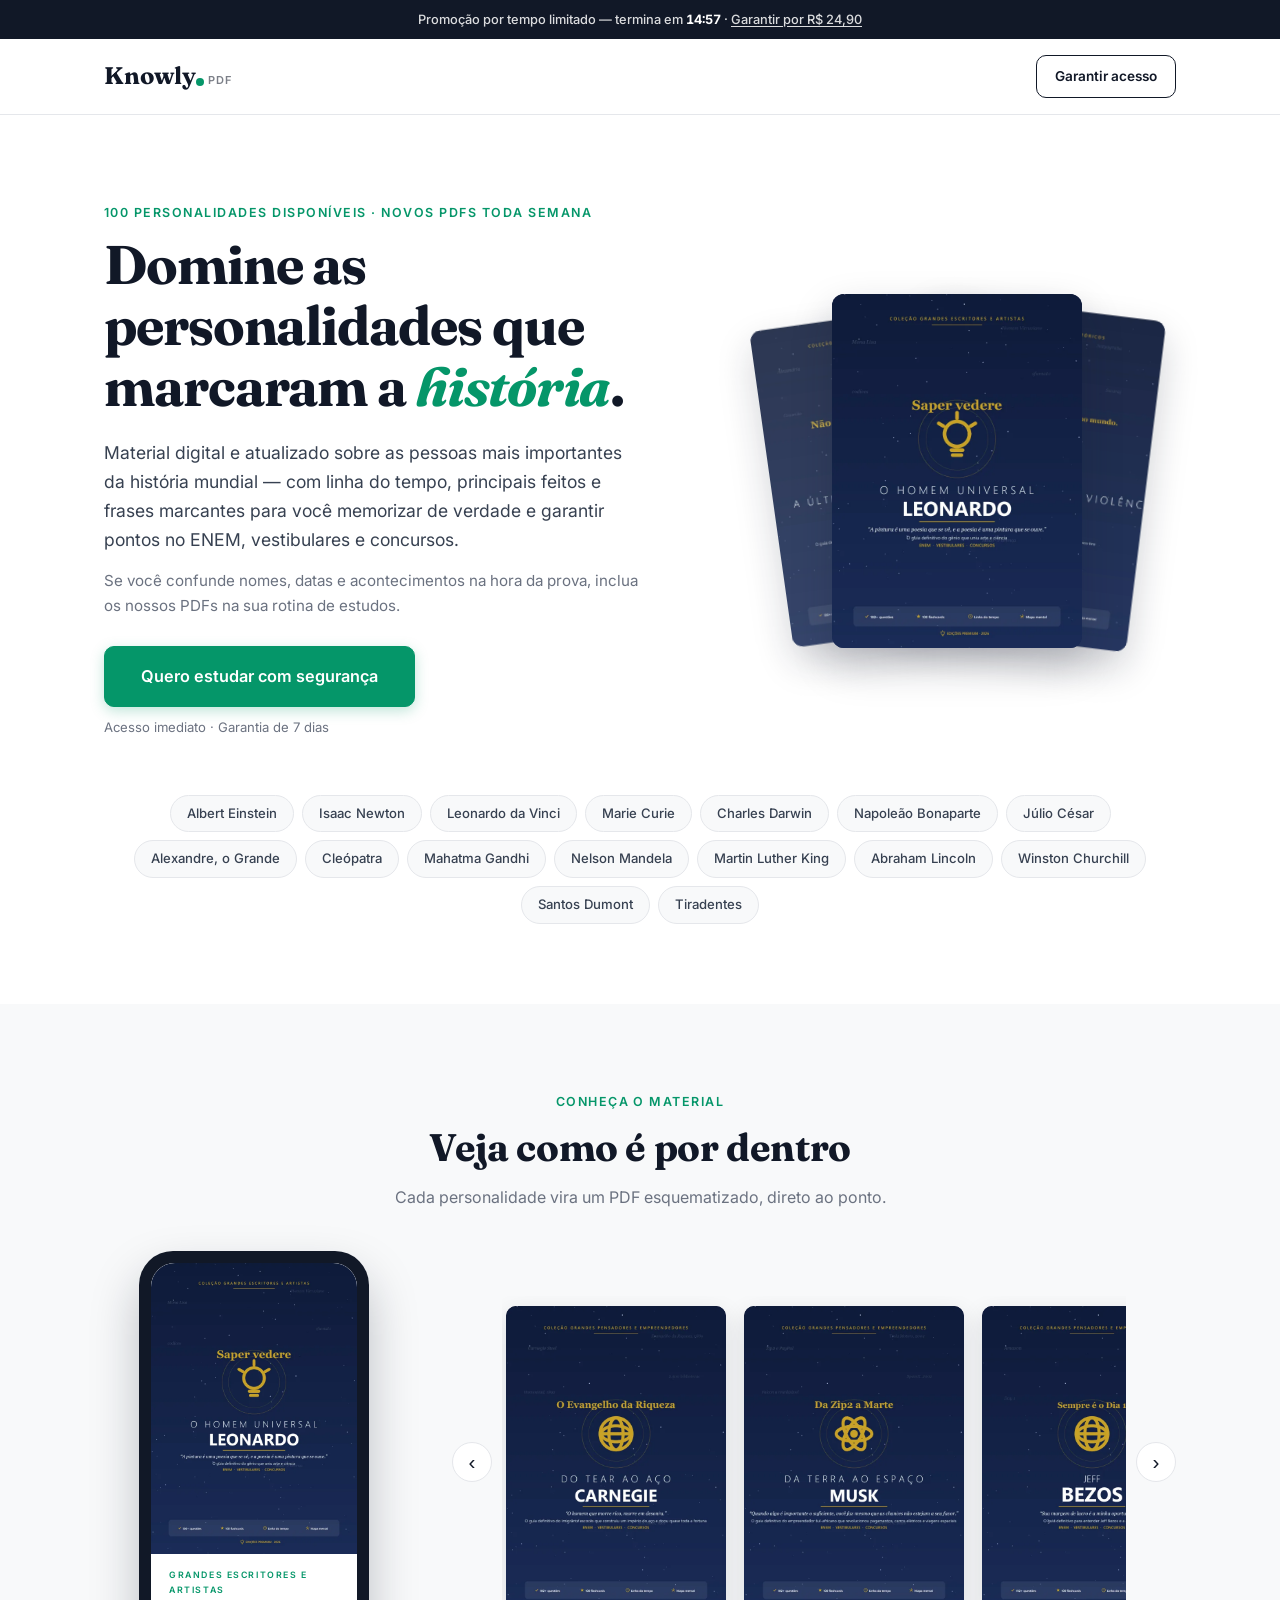
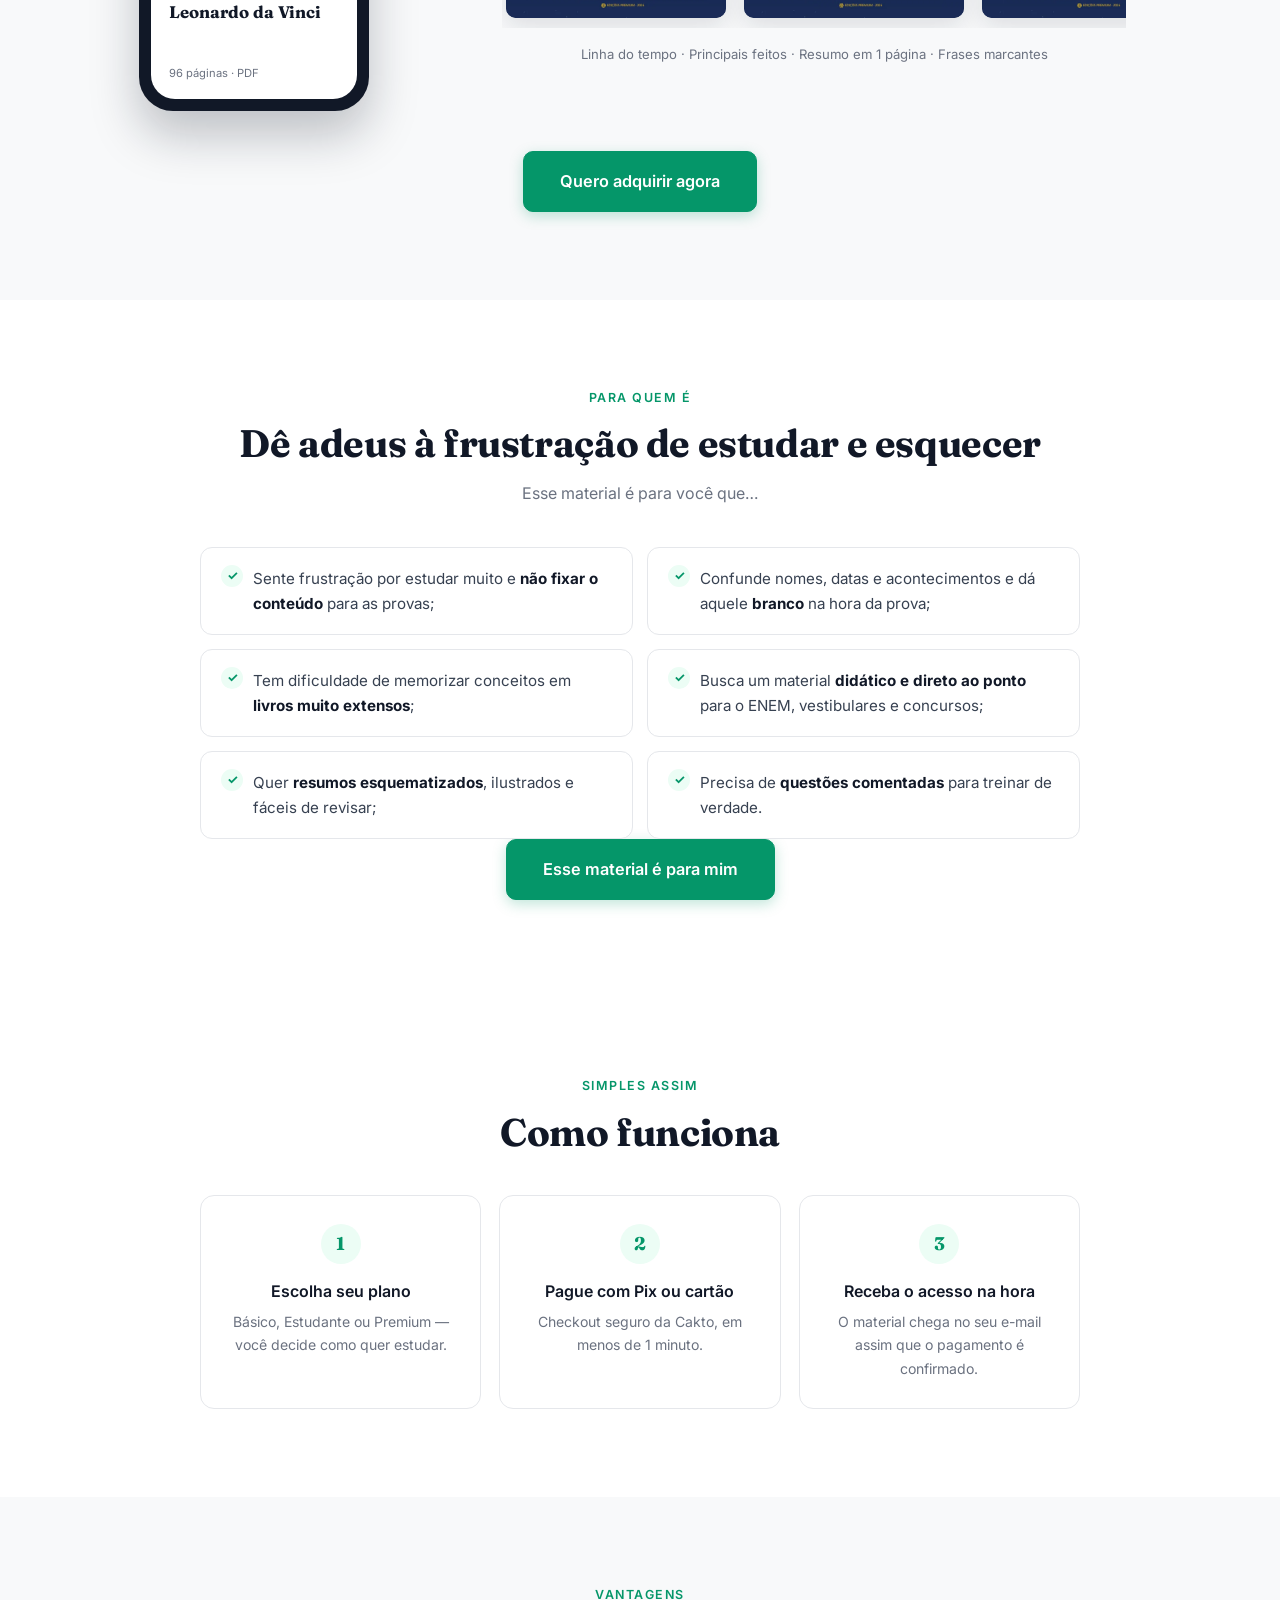
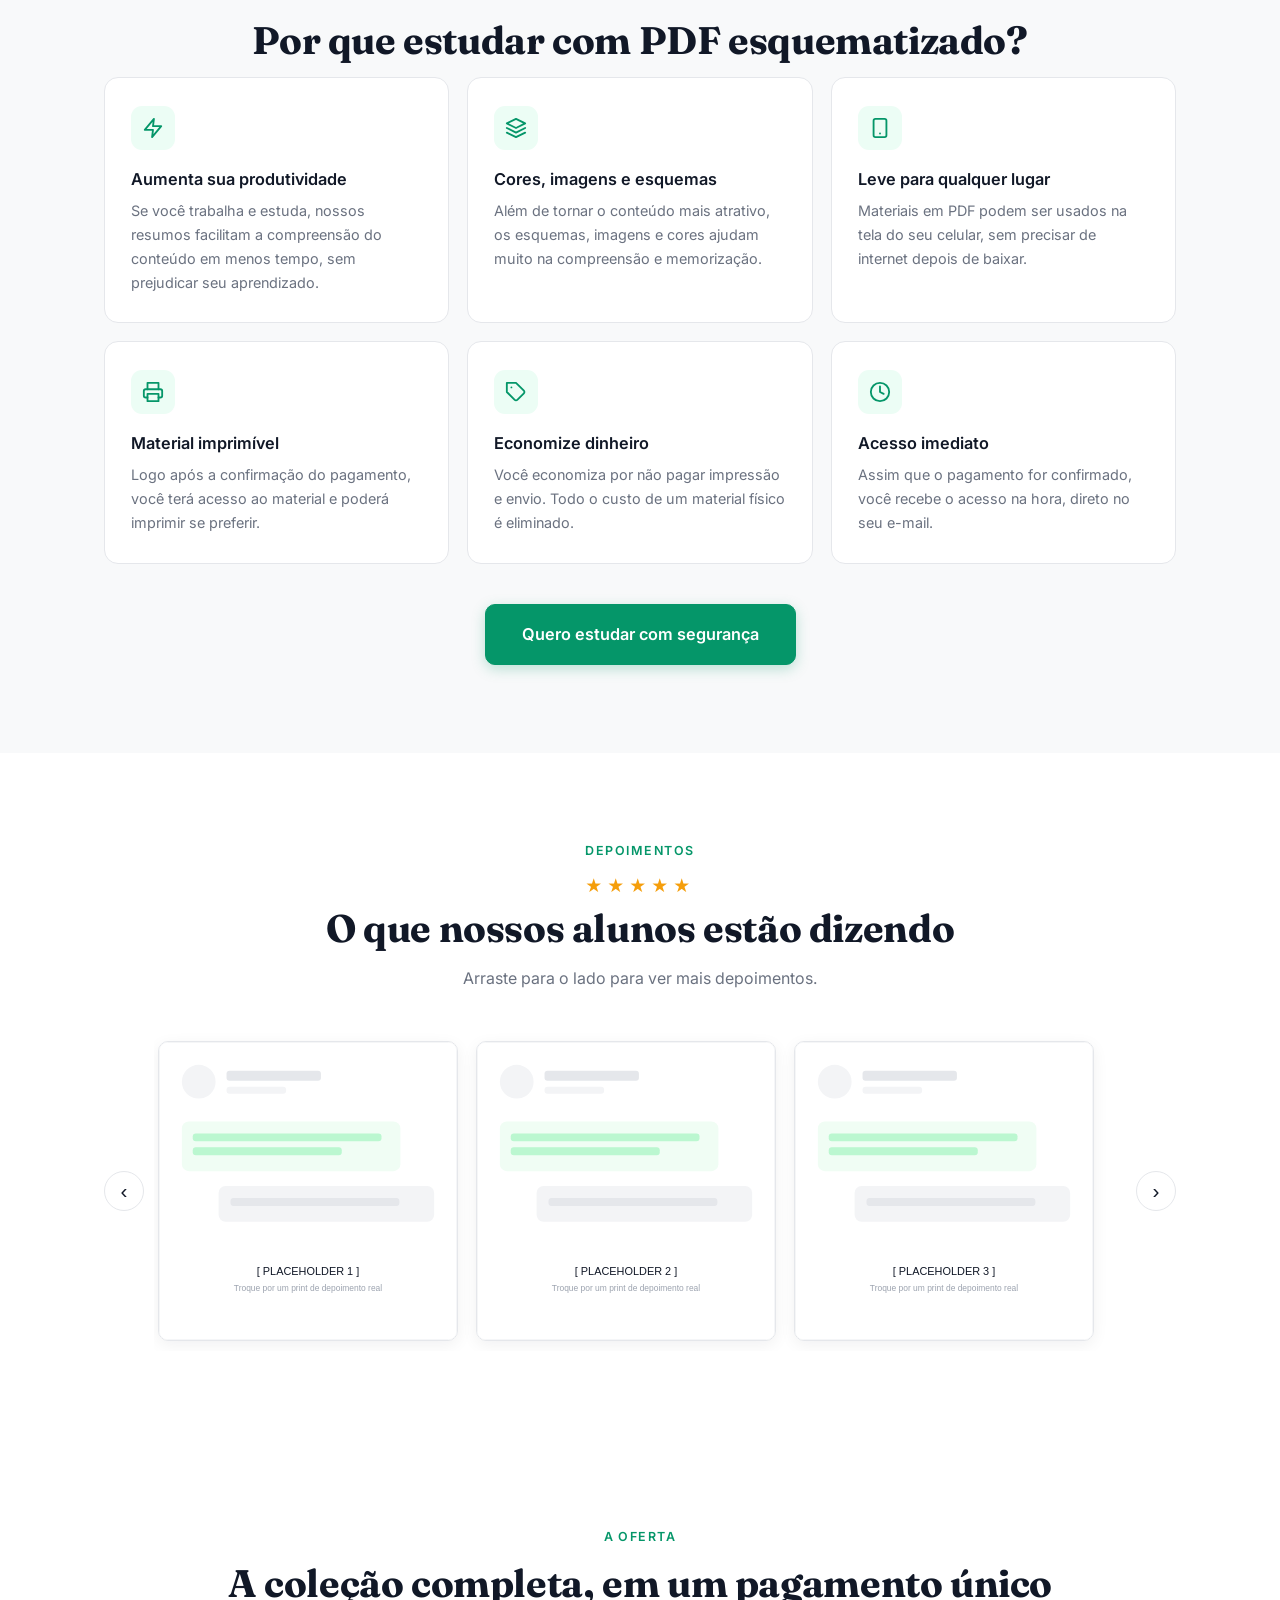
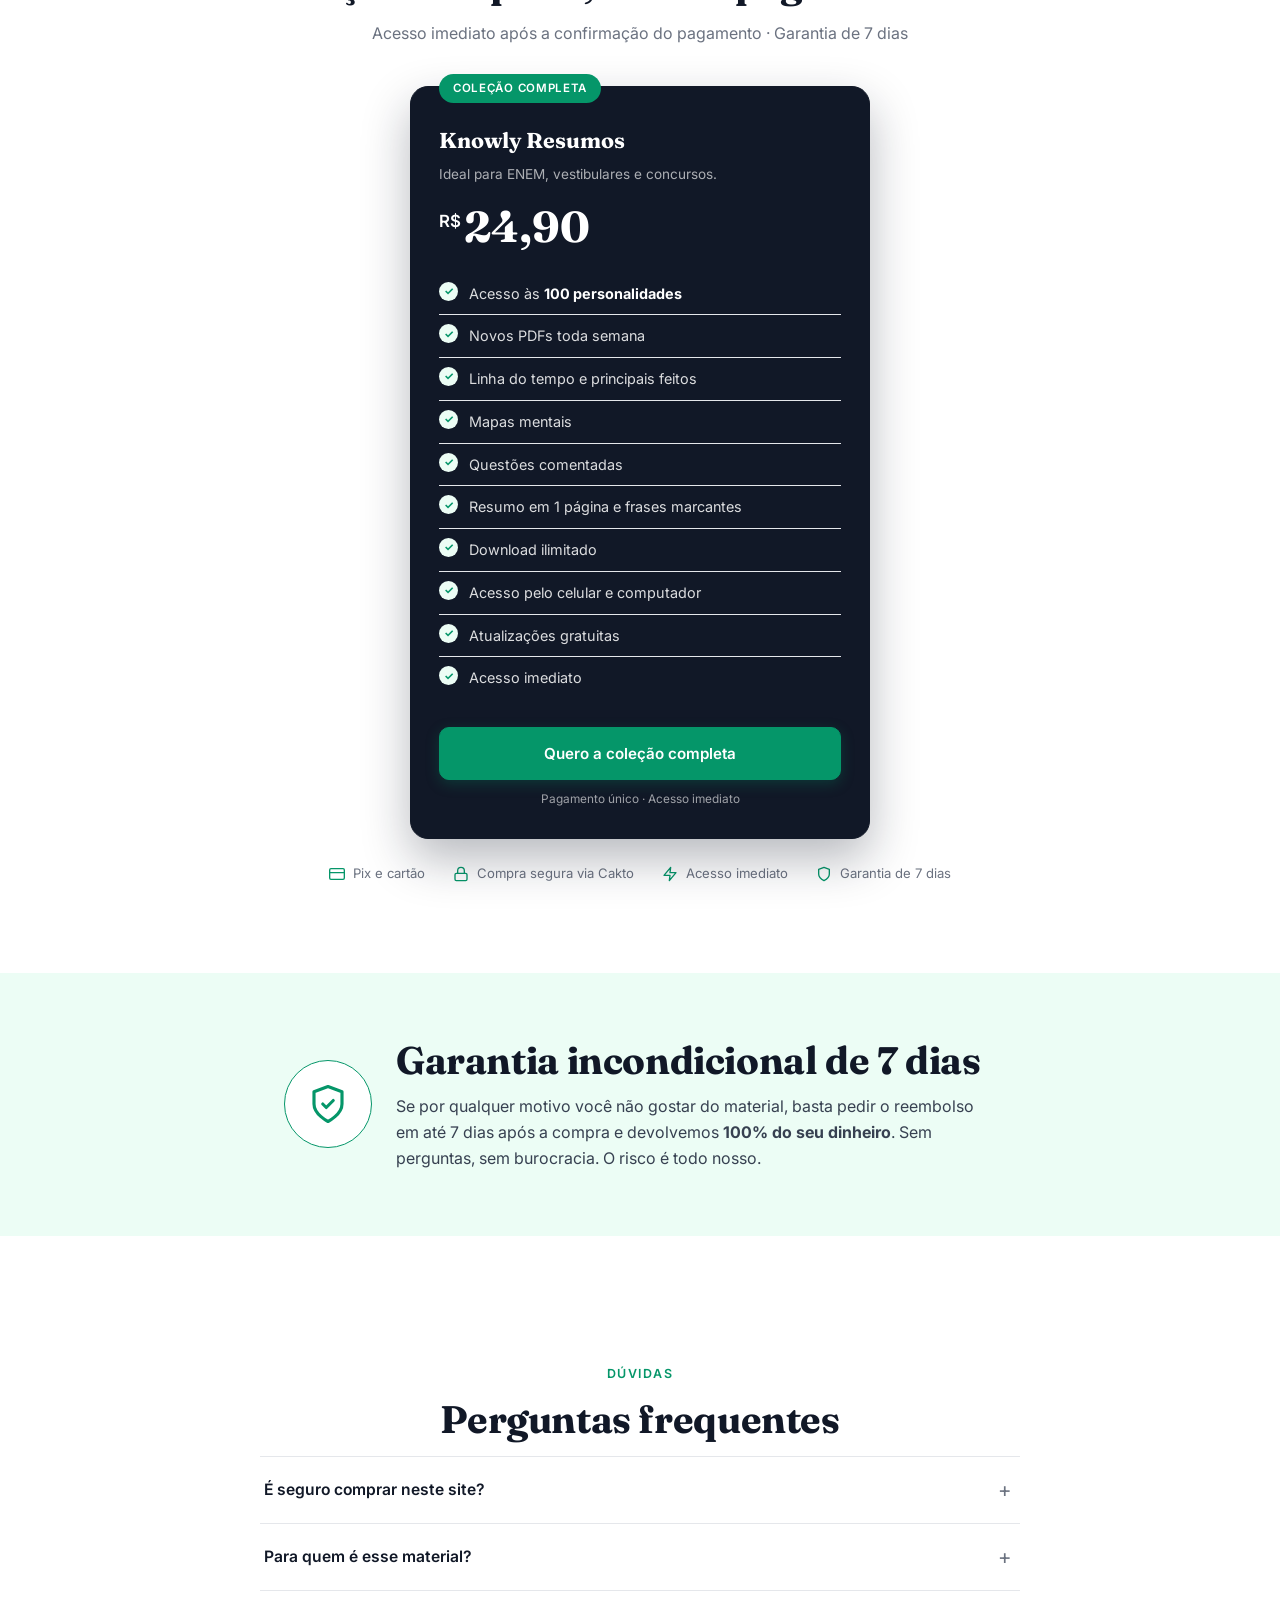
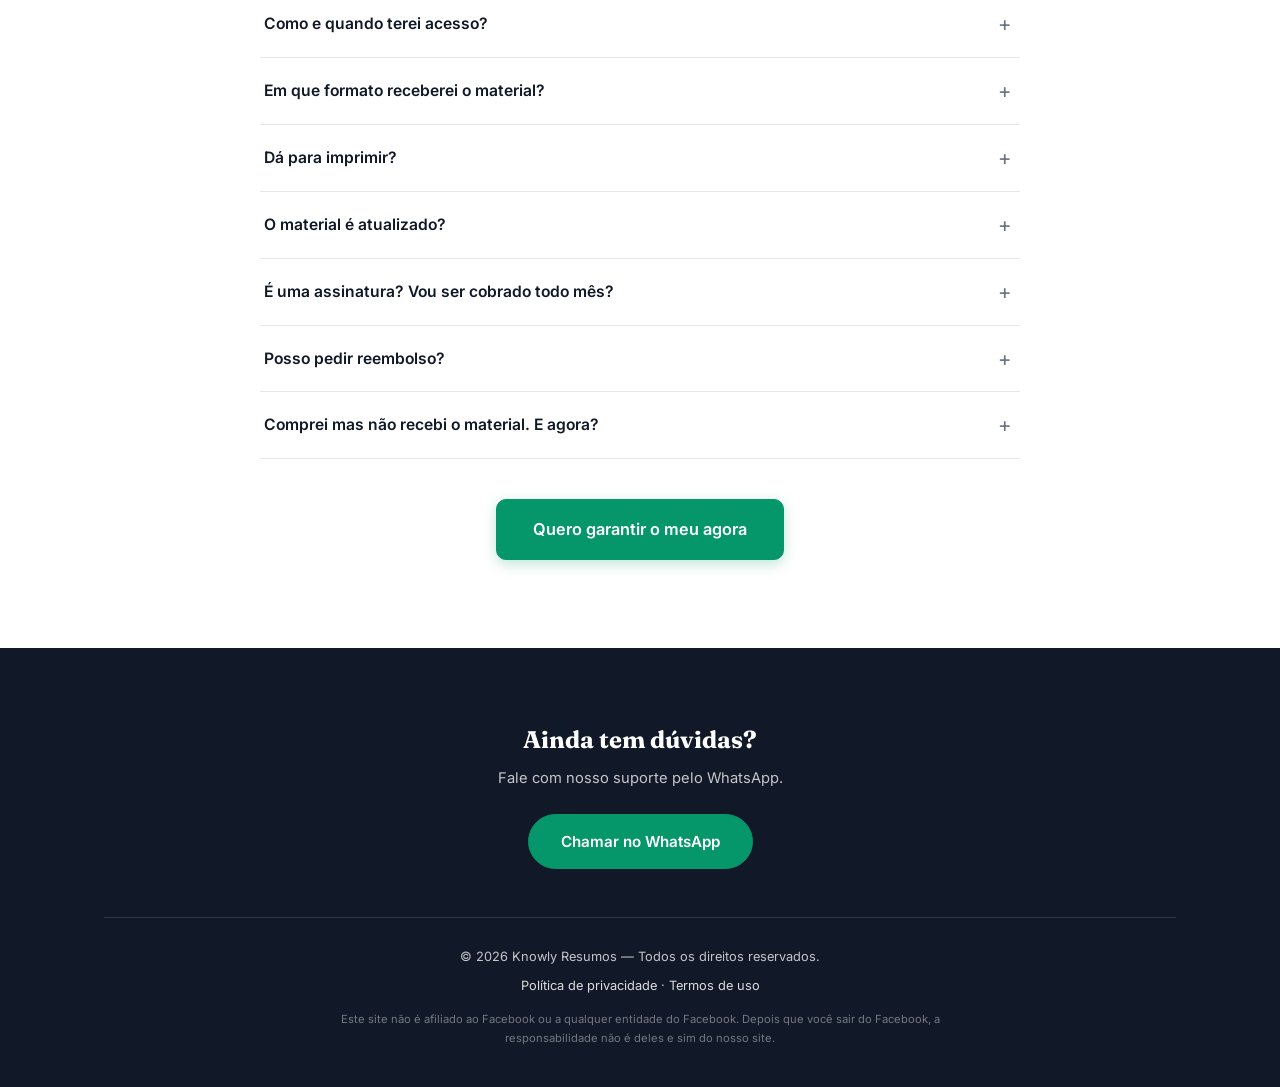
<file: index.html>
<!DOCTYPE html>
<html lang="pt-BR">
<head>
  <meta charset="UTF-8">
  <meta name="viewport" content="width=device-width, initial-scale=1.0">
  <title>Knowly Resumos — As Personalidades Mais Importantes da História em PDF</title>
  <meta name="description" content="Resumos em PDF esquematizados das 100 pessoas que marcaram a história mundial: linha do tempo, principais feitos, frases marcantes e resumo em 1 página. Coleção completa por R$ 24,90, com acesso imediato.">
  <link rel="preconnect" href="https://fonts.googleapis.com">
  <link rel="preconnect" href="https://fonts.gstatic.com" crossorigin>
  <link href="https://fonts.googleapis.com/css2?family=Fraunces:opsz,wght@9..144,600;9..144,700&family=Inter:wght@400;500;600;700&display=swap" rel="stylesheet">
  <link rel="stylesheet" href="css/style.css?v=4">
  <link rel="icon" href="img/favicon.svg" type="image/svg+xml">
  <!-- Checkout centralizado: para trocar o link de pagamento, edite js/config.js -->
  <script src="js/config.js?v=4"></script>
  <!-- ═══ PIXEL DA META ═══
       TROCAR: cole o ID do seu Pixel entre as aspas na linha abaixo (só números, ex.: "1234567890").
       Você encontra o ID em Gerenciador de Eventos > Fontes de dados, no Gerenciador de Anúncios.
       Enquanto estiver vazio, o Pixel fica desativado e o site funciona normalmente. -->
  <script>
    var META_PIXEL_ID = "";
    if (META_PIXEL_ID) {
      !function(f,b,e,v,n,t,s){if(f.fbq)return;n=f.fbq=function(){n.callMethod?
      n.callMethod.apply(n,arguments):n.queue.push(arguments)};if(!f._fbq)f._fbq=n;
      n.push=n;n.loaded=!0;n.version='2.0';n.queue=[];t=b.createElement(e);t.async=!0;
      t.src=v;s=b.getElementsByTagName(e)[0];s.parentNode.insertBefore(t,s)}(window,
      document,'script','https://connect.facebook.net/en_US/fbevents.js');
      fbq('init', META_PIXEL_ID);
      fbq('track', 'PageView');
    }
  </script>
</head>
<body>


  <!-- ══════════ BARRA DE URGÊNCIA ══════════ -->
  <a class="topbar" href="https://pay.cakto.com.br/4sf4c9d_1010445" data-checkout target="_self">
    <span>Promoção por tempo limitado — termina em <strong id="countdown">15:00</strong> · <u>Garantir por R$ 24,90</u></span>
  </a>

  <!-- ══════════ CABEÇALHO ══════════ -->
  <nav class="navbar">
    <div class="container navbar-inner">
      <a class="logo" href="#" aria-label="Knowly Resumos">
        <!-- TROCAR: substitua este SVG pelo seu logo quando tiver um -->
        <svg width="132" height="30" viewBox="0 0 132 30" xmlns="http://www.w3.org/2000/svg" role="img">
          <text x="0" y="23" font-family="Fraunces, Georgia, serif" font-size="24" font-weight="700" fill="currentColor">Knowly</text>
          <circle cx="96" cy="21" r="4" fill="#059669"/>
          <text x="104" y="23" font-family="Inter, sans-serif" font-size="11" font-weight="600" letter-spacing="1" fill="currentColor" opacity=".55">PDF</text>
        </svg>
      </a>
      <a href="https://pay.cakto.com.br/4sf4c9d_1010445" data-checkout target="_self" class="btn btn-sm">Garantir acesso</a>
    </div>
  </nav>

  <!-- ══════════ HERO ══════════ -->
  <header class="hero">
    <div class="container hero-grid">
      <div class="hero-texto">
        <p class="eyebrow">100 personalidades disponíveis · Novos PDFs toda semana</p>
        <h1>Domine as personalidades que marcaram a <em>história</em>.</h1>
        <p class="subheadline">Material digital e atualizado sobre as pessoas mais importantes da história mundial — com linha do tempo, principais feitos e frases marcantes para você memorizar de verdade e garantir pontos no ENEM, vestibulares e concursos.</p>
        <p class="hero-dor">Se você confunde nomes, datas e acontecimentos na hora da prova, inclua os nossos PDFs na sua rotina de estudos.</p>
        <div class="hero-acao">
          <a href="https://pay.cakto.com.br/4sf4c9d_1010445" data-checkout target="_self" class="btn btn-primario btn-lg">Quero estudar com segurança</a>
          <p class="hero-nota">Acesso imediato · Garantia de 7 dias</p>
        </div>
      </div>
      <div class="hero-visual">
        <!-- As capas são carregadas do banco por js/livros.js -->
        <div class="pilha-capas" data-pilha-capas></div>
      </div>
    </div>
    <div class="container">
      <ul class="nomes">
        <!-- TROCAR: edite os nomes conforme os PDFs que você criar -->
        <li>Albert Einstein</li>
        <li>Isaac Newton</li>
        <li>Leonardo da Vinci</li>
        <li>Marie Curie</li>
        <li>Charles Darwin</li>
        <li>Napoleão Bonaparte</li>
        <li>Júlio César</li>
        <li>Alexandre, o Grande</li>
        <li>Cleópatra</li>
        <li>Mahatma Gandhi</li>
        <li>Nelson Mandela</li>
        <li>Martin Luther King</li>
        <li>Abraham Lincoln</li>
        <li>Winston Churchill</li>
        <li>Santos Dumont</li>
        <li>Tiradentes</li>
      </ul>
    </div>
  </header>

  <!-- ══════════ AMOSTRAS ══════════ -->
  <section class="amostras" id="amostras">
    <div class="container">
      <p class="eyebrow centro">Conheça o material</p>
      <h2>Veja como é por dentro</h2>
      <p class="secao-sub">Cada personalidade vira um PDF esquematizado, direto ao ponto.</p>

      <div class="amostras-grid">
        <div class="telefone" aria-hidden="true">
          <!-- A capa e os dados vêm do catálogo por js/livros.js -->
          <div class="telefone-tela">
            <div class="mini-capa" data-mockup-capa></div>
            <div class="mini-info">
              <p class="mini-rotulo" data-mockup-categoria></p>
              <p class="mini-titulo" data-mockup-titulo></p>
              <p class="mini-paginas" data-mockup-paginas></p>
            </div>
          </div>
        </div>

        <div class="amostras-capas">
          <div class="carrossel" data-carrossel>
            <button class="carrossel-seta seta-prev" aria-label="Amostra anterior">‹</button>
            <!-- As capas são carregadas do banco por js/livros.js -->
            <div class="carrossel-trilho" data-trilho-amostras></div>
            <button class="carrossel-seta seta-next" aria-label="Próxima amostra">›</button>
          </div>
          <p class="amostras-legenda">Linha do tempo · Principais feitos · Resumo em 1 página · Frases marcantes</p>
        </div>
      </div>

      <div class="centro"><a href="https://pay.cakto.com.br/4sf4c9d_1010445" data-checkout target="_self" class="btn btn-primario btn-lg">Quero adquirir agora</a></div>
    </div>
  </section>

  <!-- ══════════ DORES / PARA QUEM É ══════════ -->
  <section class="dores">
    <div class="container">
      <p class="eyebrow centro">Para quem é</p>
      <h2>Dê adeus à frustração de estudar e esquecer</h2>
      <p class="secao-sub">Esse material é para você que…</p>
      <ul class="lista-dores">
        <li>Sente frustração por estudar muito e <strong>não fixar o conteúdo</strong> para as provas;</li>
        <li>Confunde nomes, datas e acontecimentos e dá aquele <strong>branco</strong> na hora da prova;</li>
        <li>Tem dificuldade de memorizar conceitos em <strong>livros muito extensos</strong>;</li>
        <li>Busca um material <strong>didático e direto ao ponto</strong> para o ENEM, vestibulares e concursos;</li>
        <li>Quer <strong>resumos esquematizados</strong>, ilustrados e fáceis de revisar;</li>
        <li>Precisa de <strong>questões comentadas</strong> para treinar de verdade.</li>
      </ul>
      <div class="centro"><a href="https://pay.cakto.com.br/4sf4c9d_1010445" data-checkout target="_self" class="btn btn-primario btn-lg">Esse material é para mim</a></div>
    </div>
  </section>

  <!-- ══════════ COMO FUNCIONA ══════════ -->
  <section class="como-funciona">
    <div class="container">
      <p class="eyebrow centro">Simples assim</p>
      <h2>Como funciona</h2>
      <div class="passos">
        <div class="passo">
          <span class="passo-num">1</span>
          <h3>Escolha seu plano</h3>
          <p>Básico, Estudante ou Premium — você decide como quer estudar.</p>
        </div>
        <div class="passo">
          <span class="passo-num">2</span>
          <h3>Pague com Pix ou cartão</h3>
          <p>Checkout seguro da Cakto, em menos de 1 minuto.</p>
        </div>
        <div class="passo">
          <span class="passo-num">3</span>
          <h3>Receba o acesso na hora</h3>
          <p>O material chega no seu e-mail assim que o pagamento é confirmado.</p>
        </div>
      </div>
    </div>
  </section>

  <!-- ══════════ BENEFÍCIOS ══════════ -->
  <section class="beneficios">
    <div class="container">
      <p class="eyebrow centro">Vantagens</p>
      <h2>Por que estudar com PDF esquematizado?</h2>
      <div class="grade-beneficios">
        <div class="beneficio">
          <span class="beneficio-icone"><svg viewBox="0 0 24 24" fill="none" stroke="currentColor" stroke-width="2" stroke-linecap="round" stroke-linejoin="round"><path d="M13 2 3 14h9l-1 8 10-12h-9l1-8z"/></svg></span>
          <h3>Aumenta sua produtividade</h3>
          <p>Se você trabalha e estuda, nossos resumos facilitam a compreensão do conteúdo em menos tempo, sem prejudicar seu aprendizado.</p>
        </div>
        <div class="beneficio">
          <span class="beneficio-icone"><svg viewBox="0 0 24 24" fill="none" stroke="currentColor" stroke-width="2" stroke-linecap="round" stroke-linejoin="round"><polygon points="12 2 2 7 12 12 22 7 12 2"/><polyline points="2 17 12 22 22 17"/><polyline points="2 12 12 17 22 12"/></svg></span>
          <h3>Cores, imagens e esquemas</h3>
          <p>Além de tornar o conteúdo mais atrativo, os esquemas, imagens e cores ajudam muito na compreensão e memorização.</p>
        </div>
        <div class="beneficio">
          <span class="beneficio-icone"><svg viewBox="0 0 24 24" fill="none" stroke="currentColor" stroke-width="2" stroke-linecap="round" stroke-linejoin="round"><rect x="5" y="2" width="14" height="20" rx="2"/><line x1="12" y1="18" x2="12.01" y2="18"/></svg></span>
          <h3>Leve para qualquer lugar</h3>
          <p>Materiais em PDF podem ser usados na tela do seu celular, sem precisar de internet depois de baixar.</p>
        </div>
        <div class="beneficio">
          <span class="beneficio-icone"><svg viewBox="0 0 24 24" fill="none" stroke="currentColor" stroke-width="2" stroke-linecap="round" stroke-linejoin="round"><polyline points="6 9 6 2 18 2 18 9"/><path d="M6 18H4a2 2 0 0 1-2-2v-5a2 2 0 0 1 2-2h16a2 2 0 0 1 2 2v5a2 2 0 0 1-2 2h-2"/><rect x="6" y="14" width="12" height="8"/></svg></span>
          <h3>Material imprimível</h3>
          <p>Logo após a confirmação do pagamento, você terá acesso ao material e poderá imprimir se preferir.</p>
        </div>
        <div class="beneficio">
          <span class="beneficio-icone"><svg viewBox="0 0 24 24" fill="none" stroke="currentColor" stroke-width="2" stroke-linecap="round" stroke-linejoin="round"><path d="M20.59 13.41l-7.17 7.17a2 2 0 0 1-2.83 0L2 12V2h10l8.59 8.59a2 2 0 0 1 0 2.83z"/><line x1="7" y1="7" x2="7.01" y2="7"/></svg></span>
          <h3>Economize dinheiro</h3>
          <p>Você economiza por não pagar impressão e envio. Todo o custo de um material físico é eliminado.</p>
        </div>
        <div class="beneficio">
          <span class="beneficio-icone"><svg viewBox="0 0 24 24" fill="none" stroke="currentColor" stroke-width="2" stroke-linecap="round" stroke-linejoin="round"><circle cx="12" cy="12" r="10"/><polyline points="12 6 12 12 16 14"/></svg></span>
          <h3>Acesso imediato</h3>
          <p>Assim que o pagamento for confirmado, você recebe o acesso na hora, direto no seu e-mail.</p>
        </div>
      </div>
      <div class="centro"><a href="https://pay.cakto.com.br/4sf4c9d_1010445" data-checkout target="_self" class="btn btn-primario btn-lg">Quero estudar com segurança</a></div>
    </div>
  </section>

  <!-- ══════════ DEPOIMENTOS ══════════ -->
  <section class="depoimentos">
    <div class="container">
      <p class="eyebrow centro">Depoimentos</p>
      <p class="estrelas" aria-hidden="true">★★★★★</p>
      <h2>O que nossos alunos estão dizendo</h2>
      <p class="secao-sub">Arraste para o lado para ver mais depoimentos.</p>
      <div class="carrossel" data-carrossel>
        <button class="carrossel-seta seta-prev" aria-label="Depoimento anterior">‹</button>
        <div class="carrossel-trilho">
          <!-- TROCAR: substitua pelos prints reais de depoimentos dos seus clientes -->
          <img src="img/depoimento-1.svg" alt="Depoimento de aluno" loading="lazy">
          <img src="img/depoimento-2.svg" alt="Depoimento de aluna" loading="lazy">
          <img src="img/depoimento-3.svg" alt="Depoimento de aluno" loading="lazy">
        </div>
        <button class="carrossel-seta seta-next" aria-label="Próximo depoimento">›</button>
      </div>
    </div>
  </section>

  <!-- ══════════ PLANOS ══════════ -->
  <section class="planos" id="planos">
    <div class="container">
      <p class="eyebrow centro">A oferta</p>
      <h2>A coleção completa, em um pagamento único</h2>
      <p class="secao-sub">Acesso imediato após a confirmação do pagamento · Garantia de 7 dias</p>

      <div class="grade-planos grade-oferta-unica">

        <div class="plano plano-destaque">
          <span class="selo">Coleção completa</span>
          <h3>Knowly Resumos</h3>
          <p class="plano-desc">Ideal para ENEM, vestibulares e concursos.</p>
          <p class="plano-preco"><span class="moeda">R$</span>24,90</p>
          <ul>
            <li>Acesso às <strong>100 personalidades</strong></li>
            <li>Novos PDFs toda semana</li>
            <li>Linha do tempo e principais feitos</li>
            <li>Mapas mentais</li>
            <li>Questões comentadas</li>
            <li>Resumo em 1 página e frases marcantes</li>
            <li>Download ilimitado</li>
            <li>Acesso pelo celular e computador</li>
            <li>Atualizações gratuitas</li>
            <li>Acesso imediato</li>
          </ul>
          <!-- O destino sai de js/config.js (constante CHECKOUT) -->
          <a href="https://pay.cakto.com.br/4sf4c9d_1010445" data-checkout target="_self" class="btn btn-primario btn-plano">Quero a coleção completa</a>
          <p class="btn-nota">Pagamento único · Acesso imediato</p>
        </div>

      </div>
      <ul class="selos-confianca">
        <li><svg viewBox="0 0 24 24" fill="none" stroke="currentColor" stroke-width="2" stroke-linecap="round" stroke-linejoin="round"><rect x="1" y="4" width="22" height="16" rx="2"/><line x1="1" y1="10" x2="23" y2="10"/></svg>Pix e cartão</li>
        <li><svg viewBox="0 0 24 24" fill="none" stroke="currentColor" stroke-width="2" stroke-linecap="round" stroke-linejoin="round"><rect x="3" y="11" width="18" height="11" rx="2"/><path d="M7 11V7a5 5 0 0 1 10 0v4"/></svg>Compra segura via Cakto</li>
        <li><svg viewBox="0 0 24 24" fill="none" stroke="currentColor" stroke-width="2" stroke-linecap="round" stroke-linejoin="round"><path d="M13 2 3 14h9l-1 8 10-12h-9l1-8z"/></svg>Acesso imediato</li>
        <li><svg viewBox="0 0 24 24" fill="none" stroke="currentColor" stroke-width="2" stroke-linecap="round" stroke-linejoin="round"><path d="M12 22s8-4 8-10V5l-8-3-8 3v7c0 6 8 10 8 10z"/></svg>Garantia de 7 dias</li>
      </ul>
    </div>
  </section>

  <!-- ══════════ GARANTIA ══════════ -->
  <section class="garantia">
    <div class="container garantia-flex">
      <span class="garantia-selo">
        <svg viewBox="0 0 24 24" fill="none" stroke="currentColor" stroke-width="1.8" stroke-linecap="round" stroke-linejoin="round"><path d="M12 22s8-4 8-10V5l-8-3-8 3v7c0 6 8 10 8 10z"/><polyline points="9 12 11 14 15 10"/></svg>
      </span>
      <div>
        <h2>Garantia incondicional de 7 dias</h2>
        <p>Se por qualquer motivo você não gostar do material, basta pedir o reembolso em até 7 dias após a compra e devolvemos <strong>100% do seu dinheiro</strong>. Sem perguntas, sem burocracia. O risco é todo nosso.</p>
      </div>
    </div>
  </section>

  <!-- ══════════ FAQ ══════════ -->
  <section class="faq">
    <div class="container">
      <p class="eyebrow centro">Dúvidas</p>
      <h2>Perguntas frequentes</h2>

      <details>
        <summary>É seguro comprar neste site?</summary>
        <p>Sim. O pagamento é processado pela Cakto, uma das principais plataformas de produtos digitais do Brasil — nós não temos acesso aos dados do seu cartão. E você ainda conta com 7 dias de garantia incondicional: se não gostar, devolvemos 100% do valor.</p>
      </details>
      <details>
        <summary>Para quem é esse material?</summary>
        <p>Para estudantes que vão prestar ENEM, vestibulares e concursos públicos, e para qualquer pessoa que queira revisar a vida e os feitos das grandes personalidades da história de forma rápida e visual.</p>
      </details>
      <details>
        <summary>Como e quando terei acesso?</summary>
        <p>O acesso é liberado automaticamente após a confirmação do pagamento. Você recebe um e-mail da Cakto com o link para acessar e baixar os seus materiais. No Pix e cartão, a liberação costuma ser imediata.</p>
      </details>
      <details>
        <summary>Em que formato receberei o material?</summary>
        <p>Todos os materiais são digitais, em formato PDF. Você pode ler no celular, tablet ou computador — inclusive sem internet depois de baixar.</p>
      </details>
      <details>
        <summary>Dá para imprimir?</summary>
        <p>Sim! Os PDFs são otimizados para impressão. Você pode imprimir quantas vezes quiser para o seu uso pessoal.</p>
      </details>
      <details>
        <summary>O material é atualizado?</summary>
        <p>Sim, e as atualizações são gratuitas. Novos PDFs e revisões são adicionados constantemente à coleção, e você recebe tudo sem pagar nada a mais.</p>
      </details>
      <details>
        <summary>É uma assinatura? Vou ser cobrado todo mês?</summary>
        <p>Não. É um <strong>pagamento único de R$ 24,90</strong> que dá acesso à coleção completa, com as 100 personalidades. Não existe mensalidade, renovação automática nem cobrança recorrente.</p>
      </details>
      <details>
        <summary>Posso pedir reembolso?</summary>
        <p>Sim. Você tem 7 dias de garantia incondicional a partir da compra, conforme o Código de Defesa do Consumidor. Basta entrar em contato pelo nosso suporte e devolvemos 100% do valor.</p>
      </details>
      <details>
        <summary>Comprei mas não recebi o material. E agora?</summary>
        <p>Primeiro, verifique a caixa de spam/lixo eletrônico do e-mail usado na compra. Se não encontrar, fale com a gente pelo WhatsApp que resolvemos rapidinho!</p>
      </details>

      <div class="centro"><a href="https://pay.cakto.com.br/4sf4c9d_1010445" data-checkout target="_self" class="btn btn-primario btn-lg">Quero garantir o meu agora</a></div>
    </div>
  </section>

  <!-- ══════════ SUPORTE + RODAPÉ ══════════ -->
  <footer class="rodape">
    <div class="container">
      <p class="suporte-titulo">Ainda tem dúvidas?</p>
      <p class="suporte-sub">Fale com nosso suporte pelo WhatsApp.</p>
      <a href="https://wa.me/5516997773830?text=Ol%C3%A1!%20Tenho%20uma%20d%C3%BAvida%20sobre%20os%20PDFs%20da%20Knowly%20Resumos." class="btn btn-whatsapp" target="_blank" rel="noopener">Chamar no WhatsApp</a>

      <div class="rodape-info">
        <p>© <span id="ano"></span> Knowly Resumos — Todos os direitos reservados.</p>
        <!-- TROCAR: se você tiver CNPJ/MEI, coloque aqui (passa mais confiança) -->
        <p class="rodape-links">
          <a href="politica-de-privacidade.html">Política de privacidade</a> ·
          <a href="termos-de-uso.html">Termos de uso</a>
        </p>
        <p class="rodape-aviso">Este site não é afiliado ao Facebook ou a qualquer entidade do Facebook. Depois que você sair do Facebook, a responsabilidade não é deles e sim do nosso site.</p>
      </div>
    </div>
  </footer>

  <!-- barra de CTA fixa (aparece só no celular, depois que o visitante rola além do topo) -->
  <div class="cta-fixo" id="cta-fixo">
    <a href="https://pay.cakto.com.br/4sf4c9d_1010445" data-checkout target="_self" class="btn btn-primario">Garantir acesso por R$ 24,90</a>
  </div>

  <script src="js/main.js?v=4"></script>
<script type="module" src="js/livros.js?v=4"></script>
</body>
</html>
</file>
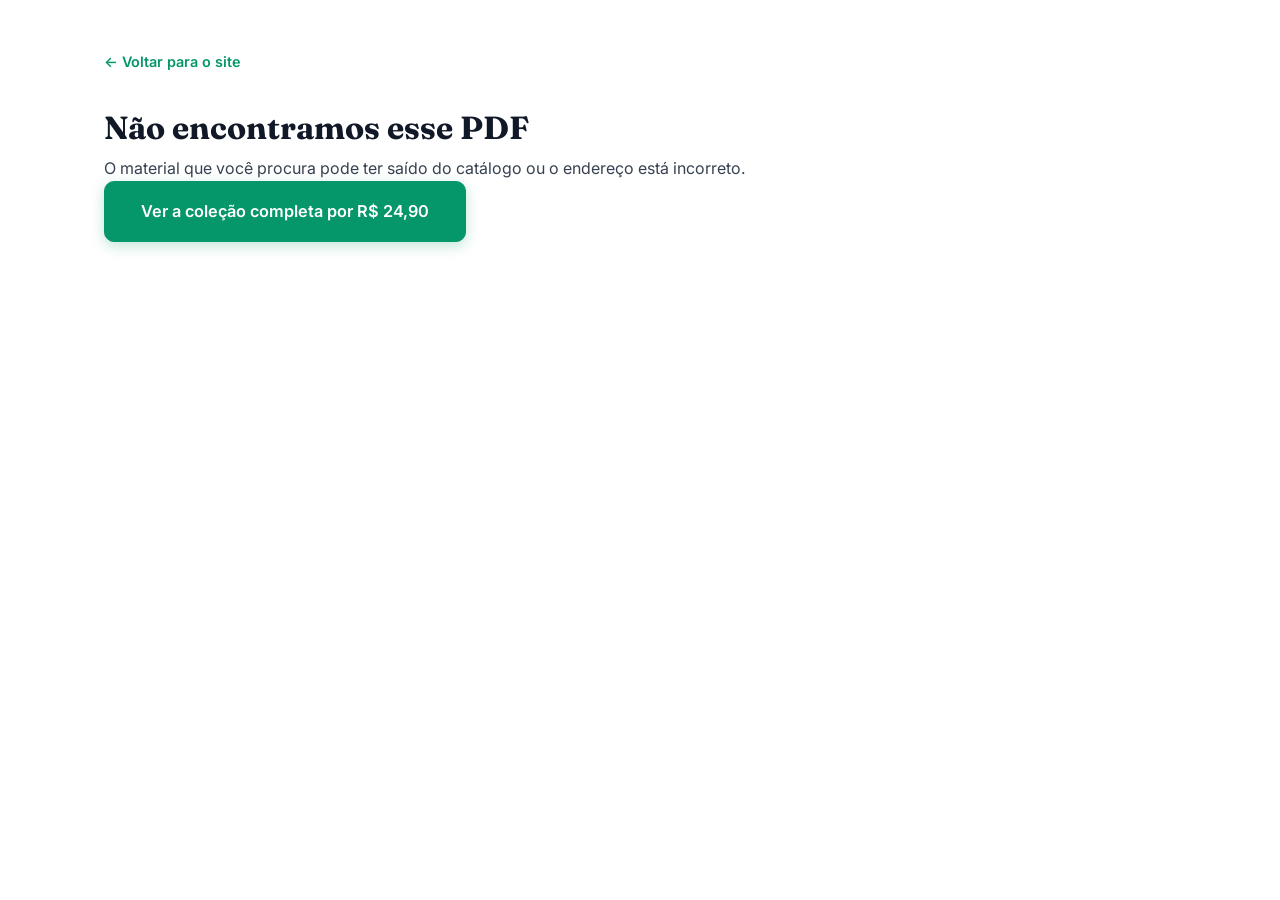
<file: livro.html>
<!DOCTYPE html>
<html lang="pt-BR">
<head>
  <meta charset="UTF-8">
  <meta name="viewport" content="width=device-width, initial-scale=1.0">
  <!-- Servida em /livro/[slug]: sem isto, css/, js/ e img/ resolveriam para /livro/... -->
  <base href="/">
  <title>Carregando… | Knowly Resumos</title>
  <meta name="description" content="Resumo em PDF esquematizado com linha do tempo, principais feitos e frases marcantes.">
  <link rel="preconnect" href="https://fonts.googleapis.com">
  <link rel="preconnect" href="https://fonts.gstatic.com" crossorigin>
  <link href="https://fonts.googleapis.com/css2?family=Fraunces:opsz,wght@9..144,600;9..144,700&family=Inter:wght@400;500;600;700&display=swap" rel="stylesheet">
  <link rel="stylesheet" href="css/style.css?v=4">
  <link rel="icon" href="img/favicon.svg" type="image/svg+xml">
  <!-- Checkout centralizado: para trocar o link de pagamento, edite js/config.js -->
  <script src="js/config.js?v=4"></script>
</head>
<body>
  <main class="container ficha" data-ficha>
    <a href="/" class="voltar">← Voltar para o site</a>
    <p class="ficha-carregando">Carregando…</p>
  </main>

  <script type="module">
    import { buscarPorSlug, criarCapa } from './js/livros.js?v=4';

    const alvo = document.querySelector('[data-ficha]');
    const slug = new URLSearchParams(location.search).get('slug')
      || location.pathname.replace(/\/+$/, '').split('/').pop();

    const texto = (tag, classe, conteudo) => {
      const el = document.createElement(tag);
      if (classe) el.className = classe;
      el.textContent = conteudo;
      return el;
    };

    function renderizarAusente() {
      document.title = 'PDF não encontrado | Knowly Resumos';
      alvo.appendChild(texto('h1', null, 'Não encontramos esse PDF'));
      alvo.appendChild(texto('p', null, 'O material que você procura pode ter saído do catálogo ou o endereço está incorreto.'));
      const acao = document.createElement('a');
      acao.className = 'btn btn-primario btn-lg';
      acao.href = KNOWLY.checkoutUrl();
      acao.target = '_self';
      acao.dataset.checkout = '';
      acao.textContent = `Ver a coleção completa por ${KNOWLY.PRECO}`;
      alvo.appendChild(acao);
    }

    function renderizar(livro) {
      document.title = `${livro.titulo} — Resumo em PDF | Knowly Resumos`;
      const meta = document.querySelector('meta[name="description"]');
      if (meta && livro.descricao) meta.content = livro.descricao;

      const grade = document.createElement('div');
      grade.className = 'ficha-grade';

      const capa = criarCapa(livro, { prioridade: true, clicavel: false });
      capa.classList.add('ficha-capa');
      grade.appendChild(capa);

      const corpo = document.createElement('div');
      corpo.className = 'ficha-corpo';
      corpo.appendChild(texto('p', 'eyebrow', livro.categoria));
      corpo.appendChild(texto('h1', null, livro.titulo));
      if (livro.descricao) corpo.appendChild(texto('p', 'subheadline', livro.descricao));

      const dados = document.createElement('ul');
      dados.className = 'ficha-dados';
      const itens = [
        livro.paginas ? `${livro.paginas} páginas` : null,
        'Linha do tempo e mapa mental',
        'Questões, flashcards e simulado',
        'Acesso imediato · Garantia de 7 dias'
      ].filter(Boolean);
      itens.forEach((item) => dados.appendChild(texto('li', null, item)));
      corpo.appendChild(dados);

      // Não se vende PDF avulso: este título faz parte da coleção completa,
      // então o CTA leva ao mesmo checkout do resto do site.
      corpo.appendChild(texto('p', 'ficha-nota', `Este PDF faz parte da coleção completa, com as 100 personalidades por ${KNOWLY.PRECO} em pagamento único.`));

      const acao = document.createElement('a');
      acao.className = 'btn btn-primario btn-lg';
      acao.href = KNOWLY.checkoutUrl();
      acao.target = '_self';
      acao.dataset.checkout = '';
      acao.textContent = `Quero a coleção completa por ${KNOWLY.PRECO}`;
      corpo.appendChild(acao);

      grade.appendChild(corpo);
      alvo.appendChild(grade);
    }

    buscarPorSlug(slug)
      .then((livro) => {
        alvo.querySelector('.ficha-carregando')?.remove();
        livro ? renderizar(livro) : renderizarAusente();
      })
      .catch((erro) => {
        console.error('[knowly] falha ao carregar o livro:', erro);
        alvo.querySelector('.ficha-carregando')?.remove();
        renderizarAusente();
      });
  </script>
</body>
</html>
</file>
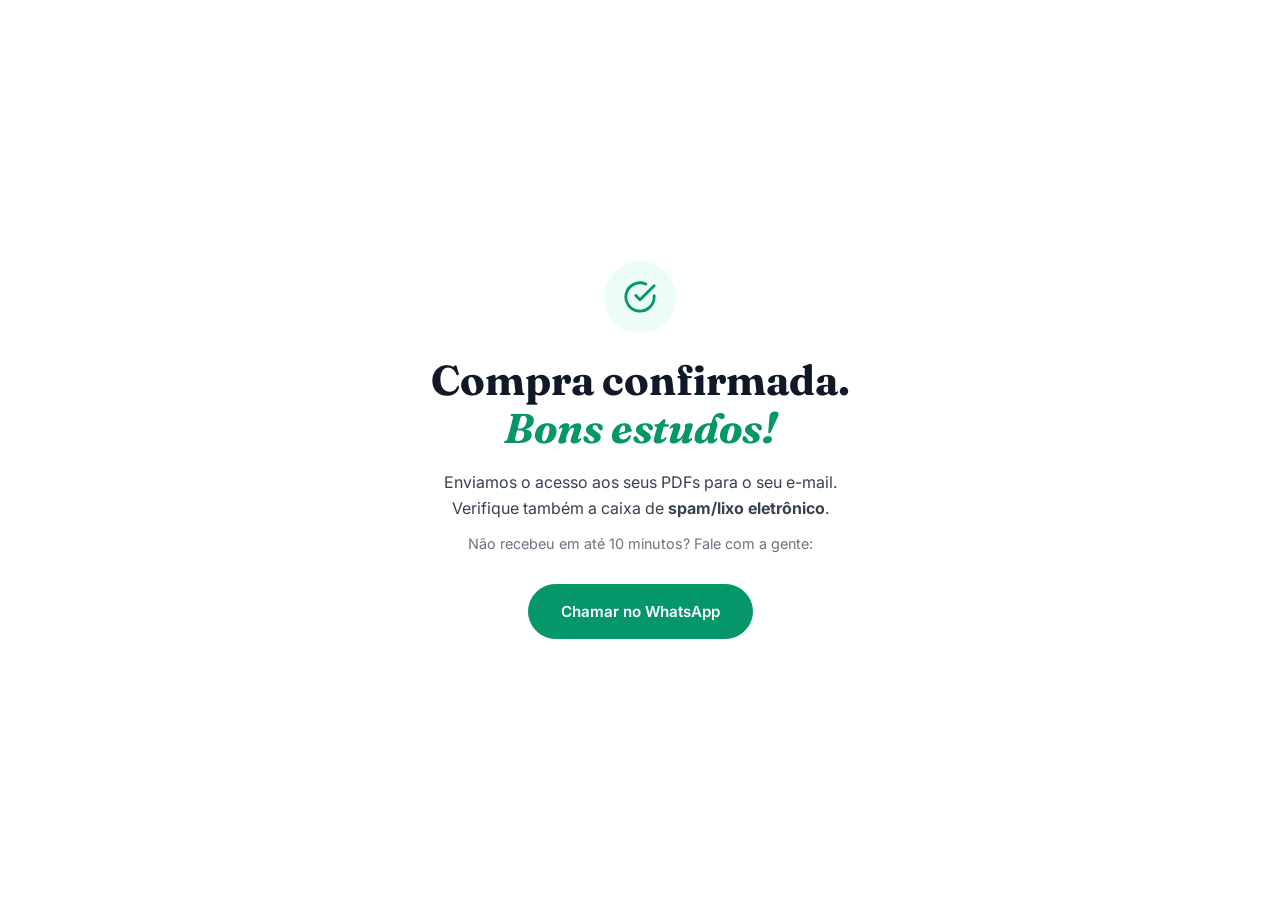
<file: obrigado.html>
<!DOCTYPE html>
<html lang="pt-BR">
<head>
  <meta charset="UTF-8">
  <meta name="viewport" content="width=device-width, initial-scale=1.0">
  <title>Compra confirmada! | Knowly Resumos</title>
  <meta name="robots" content="noindex">
  <link rel="preconnect" href="https://fonts.googleapis.com">
  <link rel="preconnect" href="https://fonts.gstatic.com" crossorigin>
  <link href="https://fonts.googleapis.com/css2?family=Fraunces:opsz,wght@9..144,600;9..144,700&family=Inter:wght@400;500;600;700&display=swap" rel="stylesheet">
  <link rel="stylesheet" href="css/style.css?v=4">
  <link rel="icon" href="img/favicon.svg" type="image/svg+xml">
  <!-- ═══ PIXEL DA META (página de compra confirmada) ═══
       TROCAR: cole o MESMO ID do Pixel usado no index.html entre as aspas abaixo.
       Esta página dispara o evento "Purchase", que ensina a Meta a otimizar seus anúncios para COMPRAS. -->
  <script>
    var META_PIXEL_ID = "";
    if (META_PIXEL_ID) {
      !function(f,b,e,v,n,t,s){if(f.fbq)return;n=f.fbq=function(){n.callMethod?
      n.callMethod.apply(n,arguments):n.queue.push(arguments)};if(!f._fbq)f._fbq=n;
      n.push=n;n.loaded=!0;n.version='2.0';n.queue=[];t=b.createElement(e);t.async=!0;
      t.src=v;s=b.getElementsByTagName(e)[0];s.parentNode.insertBefore(t,s)}(window,
      document,'script','https://connect.facebook.net/en_US/fbevents.js');
      fbq('init', META_PIXEL_ID);
      fbq('track', 'PageView');
      fbq('track', 'Purchase', { currency: 'BRL', value: 24.90 }); // TROCAR (opcional): ajuste o valor médio das suas vendas
    }
  </script>
  <style>
    .confirmacao {
      min-height: 100vh;
      display: flex;
      align-items: center;
      justify-content: center;
      text-align: center;
      padding: 40px 24px;
    }
    .confirmacao-icone {
      width: 72px;
      height: 72px;
      border-radius: 50%;
      background: var(--verde-suave);
      color: var(--verde);
      display: inline-flex;
      align-items: center;
      justify-content: center;
      margin-bottom: 24px;
    }
    .confirmacao-icone svg { width: 34px; height: 34px; }
    .confirmacao h1 {
      font-size: clamp(1.9rem, 5vw, 2.6rem);
      line-height: 1.15;
      margin-bottom: 16px;
    }
    .confirmacao h1 em { font-style: italic; color: var(--verde); }
    .confirmacao p { max-width: 460px; margin: 0 auto 10px; }
    .confirmacao .nota { font-size: .9rem; color: var(--cinza); margin-bottom: 28px; }
  </style>
</head>
<body>
  <main class="confirmacao">
    <div>
      <span class="confirmacao-icone">
        <svg viewBox="0 0 24 24" fill="none" stroke="currentColor" stroke-width="2" stroke-linecap="round" stroke-linejoin="round"><path d="M22 11.08V12a10 10 0 1 1-5.93-9.14"/><polyline points="22 4 12 14.01 9 11.01"/></svg>
      </span>
      <h1>Compra confirmada.<br><em>Bons estudos!</em></h1>
      <p>Enviamos o acesso aos seus PDFs para o seu e-mail. Verifique também a caixa de <strong>spam/lixo eletrônico</strong>.</p>
      <p class="nota">Não recebeu em até 10 minutos? Fale com a gente:</p>
      <a href="https://wa.me/5516997773830?text=Ol%C3%A1!%20Acabei%20de%20comprar%20e%20n%C3%A3o%20recebi%20o%20acesso." class="btn btn-whatsapp" target="_blank" rel="noopener">Chamar no WhatsApp</a>
    </div>
  </main>
</body>
</html>
</file>
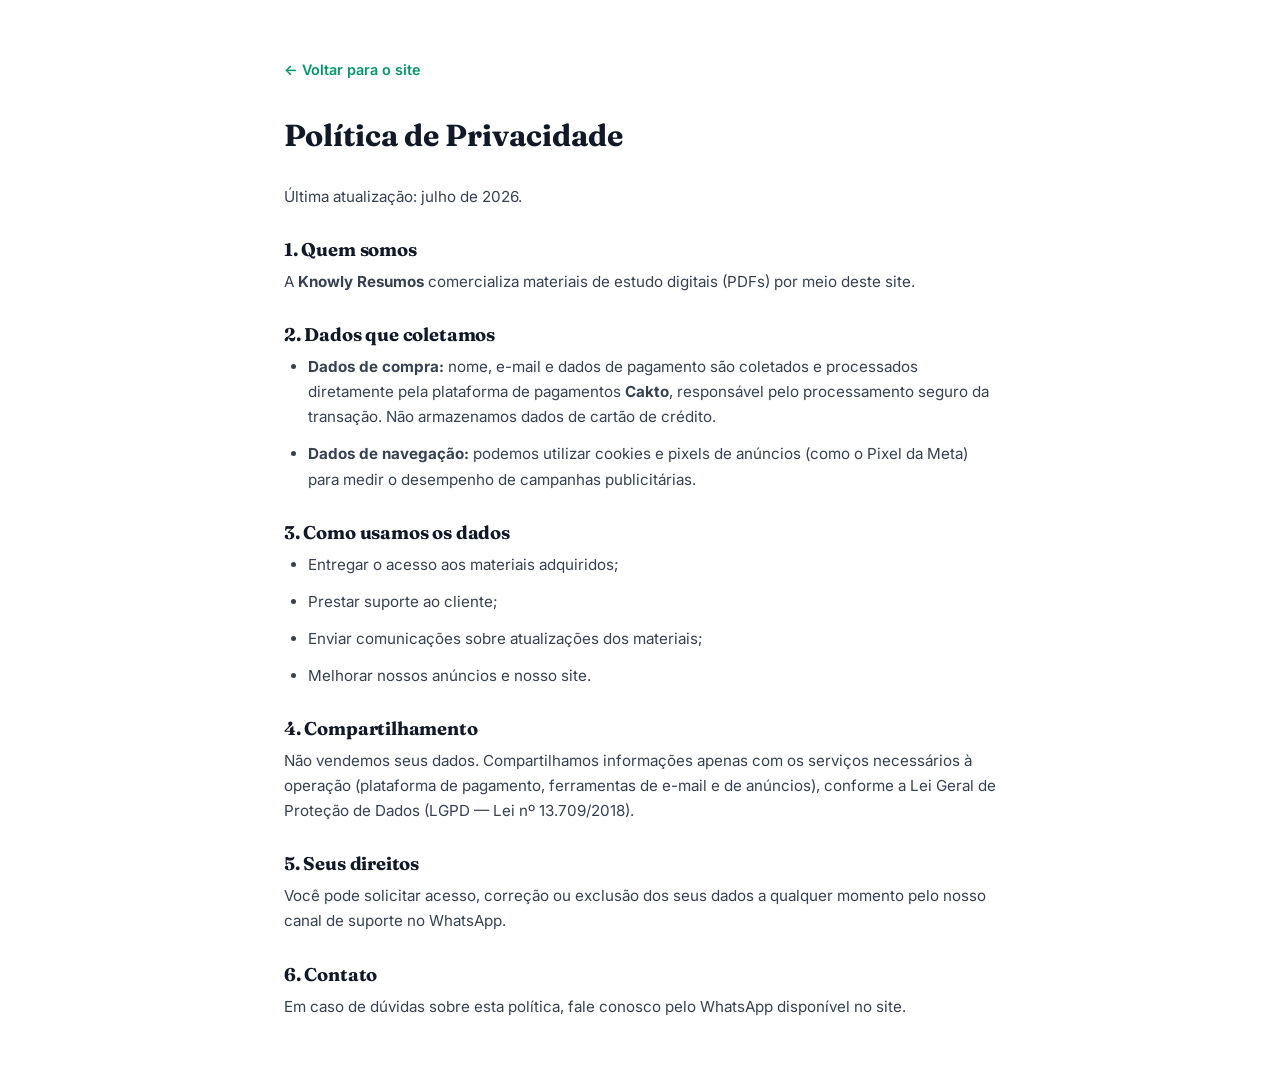
<file: politica-de-privacidade.html>
<!DOCTYPE html>
<html lang="pt-BR">
<head>
  <meta charset="UTF-8">
  <meta name="viewport" content="width=device-width, initial-scale=1.0">
  <title>Política de Privacidade | Knowly Resumos</title>
  <meta name="robots" content="noindex">
  <link rel="preconnect" href="https://fonts.googleapis.com">
  <link rel="preconnect" href="https://fonts.gstatic.com" crossorigin>
  <link href="https://fonts.googleapis.com/css2?family=Fraunces:opsz,wght@9..144,600;9..144,700&family=Inter:wght@400;500;600;700&display=swap" rel="stylesheet">
  <link rel="stylesheet" href="css/style.css?v=4">
  <link rel="icon" href="img/favicon.svg" type="image/svg+xml">
</head>
<body>
  <main class="legal">
    <a href="index.html" class="voltar">← Voltar para o site</a>
    <h1>Política de Privacidade</h1>
    <p>Última atualização: julho de 2026.</p>

    <h2>1. Quem somos</h2>
    <p>A <strong>Knowly Resumos</strong> comercializa materiais de estudo digitais (PDFs) por meio deste site. <!-- TROCAR: inclua aqui razão social e CNPJ, se houver --></p>

    <h2>2. Dados que coletamos</h2>
    <ul>
      <li><strong>Dados de compra:</strong> nome, e-mail e dados de pagamento são coletados e processados diretamente pela plataforma de pagamentos <strong>Cakto</strong>, responsável pelo processamento seguro da transação. Não armazenamos dados de cartão de crédito.</li>
      <li><strong>Dados de navegação:</strong> podemos utilizar cookies e pixels de anúncios (como o Pixel da Meta) para medir o desempenho de campanhas publicitárias.</li>
    </ul>

    <h2>3. Como usamos os dados</h2>
    <ul>
      <li>Entregar o acesso aos materiais adquiridos;</li>
      <li>Prestar suporte ao cliente;</li>
      <li>Enviar comunicações sobre atualizações dos materiais;</li>
      <li>Melhorar nossos anúncios e nosso site.</li>
    </ul>

    <h2>4. Compartilhamento</h2>
    <p>Não vendemos seus dados. Compartilhamos informações apenas com os serviços necessários à operação (plataforma de pagamento, ferramentas de e-mail e de anúncios), conforme a Lei Geral de Proteção de Dados (LGPD — Lei nº 13.709/2018).</p>

    <h2>5. Seus direitos</h2>
    <p>Você pode solicitar acesso, correção ou exclusão dos seus dados a qualquer momento pelo nosso canal de suporte no WhatsApp.</p>

    <h2>6. Contato</h2>
    <p>Em caso de dúvidas sobre esta política, fale conosco pelo WhatsApp disponível no site.</p>
  </main>
</body>
</html>
</file>
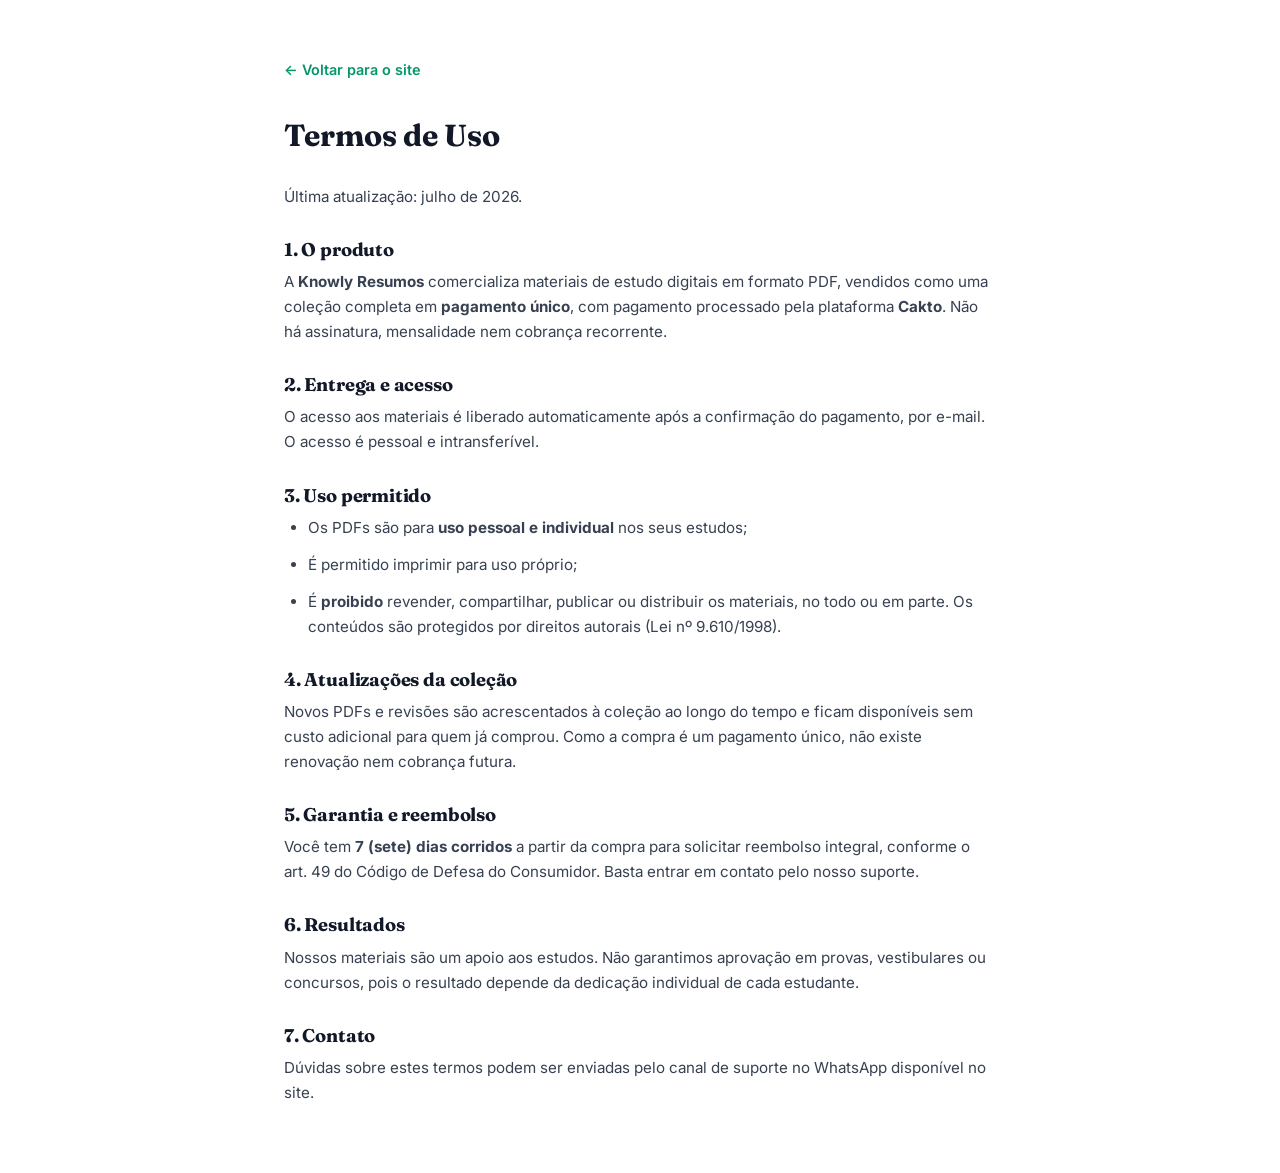
<file: termos-de-uso.html>
<!DOCTYPE html>
<html lang="pt-BR">
<head>
  <meta charset="UTF-8">
  <meta name="viewport" content="width=device-width, initial-scale=1.0">
  <title>Termos de Uso | Knowly Resumos</title>
  <meta name="robots" content="noindex">
  <link rel="preconnect" href="https://fonts.googleapis.com">
  <link rel="preconnect" href="https://fonts.gstatic.com" crossorigin>
  <link href="https://fonts.googleapis.com/css2?family=Fraunces:opsz,wght@9..144,600;9..144,700&family=Inter:wght@400;500;600;700&display=swap" rel="stylesheet">
  <link rel="stylesheet" href="css/style.css?v=4">
  <link rel="icon" href="img/favicon.svg" type="image/svg+xml">
</head>
<body>
  <main class="legal">
    <a href="index.html" class="voltar">← Voltar para o site</a>
    <h1>Termos de Uso</h1>
    <p>Última atualização: julho de 2026.</p>

    <h2>1. O produto</h2>
    <p>A <strong>Knowly Resumos</strong> comercializa materiais de estudo digitais em formato PDF, vendidos como uma coleção completa em <strong>pagamento único</strong>, com pagamento processado pela plataforma <strong>Cakto</strong>. Não há assinatura, mensalidade nem cobrança recorrente.</p>

    <h2>2. Entrega e acesso</h2>
    <p>O acesso aos materiais é liberado automaticamente após a confirmação do pagamento, por e-mail. O acesso é pessoal e intransferível.</p>

    <h2>3. Uso permitido</h2>
    <ul>
      <li>Os PDFs são para <strong>uso pessoal e individual</strong> nos seus estudos;</li>
      <li>É permitido imprimir para uso próprio;</li>
      <li>É <strong>proibido</strong> revender, compartilhar, publicar ou distribuir os materiais, no todo ou em parte. Os conteúdos são protegidos por direitos autorais (Lei nº 9.610/1998).</li>
    </ul>

    <h2>4. Atualizações da coleção</h2>
    <p>Novos PDFs e revisões são acrescentados à coleção ao longo do tempo e ficam disponíveis sem custo adicional para quem já comprou. Como a compra é um pagamento único, não existe renovação nem cobrança futura.</p>

    <h2>5. Garantia e reembolso</h2>
    <p>Você tem <strong>7 (sete) dias corridos</strong> a partir da compra para solicitar reembolso integral, conforme o art. 49 do Código de Defesa do Consumidor. Basta entrar em contato pelo nosso suporte.</p>

    <h2>6. Resultados</h2>
    <p>Nossos materiais são um apoio aos estudos. Não garantimos aprovação em provas, vestibulares ou concursos, pois o resultado depende da dedicação individual de cada estudante.</p>

    <h2>7. Contato</h2>
    <p>Dúvidas sobre estes termos podem ser enviadas pelo canal de suporte no WhatsApp disponível no site.</p>
  </main>
</body>
</html>
</file>
<file: css/style.css>
/* ═══════════════════════════════════════════
   KNOWLY RESUMOS — design minimalista
   Grafite + verde · Fraunces (títulos) + Inter (corpo)
   ═══════════════════════════════════════════ */
:root {
  --ink: #111827;          /* grafite — títulos e botões escuros */
  --ink-suave: #374151;    /* texto corrido */
  --cinza: #6b7280;        /* texto de apoio */
  --borda: #e5e7eb;        /* bordas dos cards */
  --fundo: #ffffff;
  --fundo-suave: #f8f9fa;  /* seções alternadas */
  --verde: #059669;        /* cor de ação */
  --verde-escuro: #047857;
  --verde-suave: #ecfdf5;  /* fundos de destaque verdes */

  --serif: 'Fraunces', Georgia, serif;
  --sans: 'Inter', system-ui, -apple-system, sans-serif;
}

* { margin: 0; padding: 0; box-sizing: border-box; }

html { scroll-behavior: smooth; }

body {
  font-family: var(--sans);
  color: var(--ink-suave);
  background: var(--fundo);
  line-height: 1.65;
  font-size: 16px;
  overflow-x: hidden;
}

.container {
  width: 100%;
  max-width: 1120px;
  margin: 0 auto;
  padding: 0 24px;
}

.centro { text-align: center; }

h1, h2, h3 { font-family: var(--serif); color: var(--ink); }

h2 {
  font-size: clamp(1.7rem, 4vw, 2.4rem);
  font-weight: 700;
  text-align: center;
  line-height: 1.2;
  margin-bottom: 14px;
  letter-spacing: -.01em;
}

.secao-sub {
  text-align: center;
  color: var(--cinza);
  max-width: 560px;
  margin: 0 auto 40px;
}

.eyebrow {
  font-size: .78rem;
  font-weight: 600;
  letter-spacing: .12em;
  text-transform: uppercase;
  color: var(--verde);
  margin-bottom: 12px;
}

.eyebrow.centro { text-align: center; }

section { padding: 88px 0; }

/* ═══ BOTÕES ═══ */
.btn {
  display: inline-block;
  padding: 13px 26px;
  font-family: var(--sans);
  font-size: .95rem;
  font-weight: 600;
  text-align: center;
  text-decoration: none;
  color: var(--ink);
  background: var(--fundo);
  border: 1.5px solid var(--ink);
  border-radius: 10px;
  cursor: pointer;
  transition: background .18s ease, color .18s ease, transform .18s ease, box-shadow .18s ease;
}

.btn:hover { background: var(--ink); color: var(--fundo); }

.btn-primario {
  background: var(--verde);
  border-color: var(--verde);
  color: #ffffff;
  box-shadow: 0 4px 14px rgba(5, 150, 105, .25);
}

.btn-primario:hover {
  background: var(--verde-escuro);
  border-color: var(--verde-escuro);
  color: #ffffff;
  transform: translateY(-1px);
  box-shadow: 0 6px 18px rgba(5, 150, 105, .3);
}

.btn-lg { padding: 16px 36px; font-size: 1.02rem; }

.btn-sm { padding: 9px 18px; font-size: .85rem; }

/* ═══ BARRA DE URGÊNCIA ═══ */
.topbar {
  background: var(--ink);
  color: rgba(255, 255, 255, .85);
  text-align: center;
  font-size: .8rem;
  font-weight: 500;
  padding: 9px 16px;
  position: sticky;
  top: 0;
  z-index: 50;
}

.topbar strong { color: #ffffff; font-variant-numeric: tabular-nums; }

a.topbar { display: block; text-decoration: none; }
.topbar u { text-underline-offset: 2px; }

/* ═══ NAVBAR ═══ */
.navbar {
  border-bottom: 1px solid var(--borda);
  background: var(--fundo);
}

.navbar-inner {
  display: flex;
  align-items: center;
  justify-content: space-between;
  padding-top: 16px;
  padding-bottom: 16px;
}

.logo { color: var(--ink); display: inline-flex; }

/* ═══ HERO ═══ */
.hero {
  background: var(--fundo);
  padding: 64px 0 72px;
}

.hero-grid {
  display: grid;
  grid-template-columns: 1fr;
  gap: 48px;
  align-items: center;
}

.hero h1 {
  font-size: clamp(2.2rem, 5.5vw, 3.4rem);
  font-weight: 700;
  line-height: 1.12;
  letter-spacing: -.02em;
  margin-bottom: 20px;
}

.hero h1 em { font-style: italic; color: var(--verde); }

.subheadline {
  font-size: 1.1rem;
  color: var(--ink-suave);
  margin-bottom: 14px;
  max-width: 540px;
}

.hero-dor {
  font-size: .95rem;
  color: var(--cinza);
  margin-bottom: 28px;
  max-width: 540px;
}

.hero-acao { display: flex; flex-direction: column; gap: 10px; align-items: flex-start; }

.hero-nota { font-size: .82rem; color: var(--cinza); }

/* ═══ CAPA DE LIVRO (componente reutilizável) ═══ */
/* Usada solta na pilha do hero e em linha no carrossel de amostras.
   O fundo é o placeholder borrado; a imagem entra por cima ao carregar. */
.capa-livro {
  display: block;
  position: relative;
  border-radius: 12px;
  overflow: hidden;
  background-color: var(--ink);
  background-size: cover;
  background-position: center;
  aspect-ratio: 640 / 906;
  box-shadow: 0 18px 40px rgba(17, 24, 39, .22);
}

.capa-livro img {
  display: block;
  width: 100%;
  height: 100%;
  object-fit: cover;
  opacity: 0;
  transition: opacity .45s ease;
}

.capa-livro.carregada img { opacity: 1; }

/* ═══ PILHA DE CAPAS (hero) ═══ */
.hero-visual { display: flex; justify-content: center; }

.pilha-capas {
  position: relative;
  width: min(58vw, 250px);
  aspect-ratio: 640 / 906;
  --afastamento: 42px;
  --curva: cubic-bezier(.22, .61, .36, 1);
  opacity: 0;
  transition: opacity .5s ease;
}

.pilha-capas.pronta { opacity: 1; }

/* Reserva o espaço lateral das capas de trás para nada ser cortado */
.pilha-capas::after {
  content: '';
  position: absolute;
  inset: 0 calc(var(--afastamento) * -1);
  pointer-events: none;
}

.pilha-capas .capa-livro {
  position: absolute;
  inset: 0;
  transform-origin: center bottom;
  transition:
    transform .75s var(--curva),
    opacity .75s var(--curva),
    box-shadow .35s ease;
}

/* Frente: inteira e clicável */
.pilha-capas .capa-livro[data-posicao="0"] {
  z-index: 3;
  opacity: 1;
  transform: translate3d(0, 0, 0) rotate(0) scale(1);
}

/* Parcialmente atrás, à direita */
.pilha-capas .capa-livro[data-posicao="1"] {
  z-index: 2;
  opacity: .95;
  transform: translate3d(var(--afastamento), -10px, 0) rotate(7deg) scale(.94);
}

/* Parcialmente atrás, à esquerda */
.pilha-capas .capa-livro[data-posicao="2"] {
  z-index: 1;
  opacity: .88;
  transform: translate3d(calc(var(--afastamento) * -1), -16px, 0) rotate(-8deg) scale(.9);
}

/* Fila de espera do carrossel */
.pilha-capas .capa-livro[data-posicao="oculta"] {
  z-index: 0;
  opacity: 0;
  transform: translate3d(0, 12px, 0) scale(.84);
  pointer-events: none;
}

/* Hover/foco da capa da frente: levanta, cresce e ganha sombra premium */
.pilha-capas .capa-livro[data-posicao="0"]:hover,
.pilha-capas .capa-livro[data-posicao="0"]:focus-visible {
  transform: translate3d(0, -14px, 0) scale(1.045);
  box-shadow:
    0 34px 60px rgba(17, 24, 39, .34),
    0 10px 20px rgba(17, 24, 39, .18);
}

/* nomes cobertos */
.nomes {
  list-style: none;
  display: flex;
  flex-wrap: wrap;
  gap: 8px;
  justify-content: center;
  margin-top: 56px;
}

.nomes li {
  font-size: .82rem;
  font-weight: 500;
  color: var(--ink-suave);
  background: var(--fundo-suave);
  border: 1px solid var(--borda);
  border-radius: 999px;
  padding: 7px 16px;
  white-space: nowrap;
}

/* ═══ AMOSTRAS ═══ */
.amostras { background: var(--fundo-suave); }

.amostras-grid {
  display: grid;
  grid-template-columns: 1fr;
  gap: 48px;
  align-items: center;
  margin-bottom: 40px;
}

/* evita que o carrossel "estoure" a largura da coluna do grid */
.amostras-grid > *,
.hero-grid > * { min-width: 0; }

/* mockup de celular em CSS */
.telefone {
  width: 230px;
  height: 460px;
  margin: 0 auto;
  background: var(--ink);
  border-radius: 34px;
  padding: 12px;
  box-shadow: 0 24px 48px rgba(17, 24, 39, .25);
}

/* A tela é um leitor: capa de ponta a ponta em cima, dados embaixo */
.telefone-tela {
  background: #ffffff;
  border-radius: 24px;
  height: 100%;
  overflow: hidden;
  display: flex;
  flex-direction: column;
}

/* A proporção aqui é a mesma da capa (640/906), então a imagem entra
   inteira, sem corte, e o espaço restante fica para a faixa de dados.
   O fundo evita um retângulo branco enquanto o catálogo carrega. */
.mini-capa {
  flex-shrink: 0;
  aspect-ratio: 640 / 906;
  background: var(--fundo-suave);
  overflow: hidden;
}

/* Dentro da tela a capa não tem moldura própria */
.mini-capa .capa-livro {
  width: 100%;
  border-radius: 0;
  box-shadow: none;
}

.mini-info {
  flex: 1;
  min-height: 0;
  padding: 14px 18px 16px;
  display: flex;
  flex-direction: column;
  gap: 5px;
}

.mini-rotulo {
  font-size: .55rem;
  font-weight: 600;
  letter-spacing: .18em;
  text-transform: uppercase;
  color: var(--verde);
}

/* Nomes longos (ex.: "Carlos Drummond de Andrade") param em 2 linhas */
.mini-titulo {
  font-family: var(--serif);
  font-size: 1.05rem;
  font-weight: 700;
  line-height: 1.2;
  color: var(--ink);
  display: -webkit-box;
  -webkit-line-clamp: 2;
  -webkit-box-orient: vertical;
  overflow: hidden;
}

.mini-paginas {
  font-size: .7rem;
  color: var(--cinza);
  margin-top: auto;
}

.amostras-legenda {
  text-align: center;
  font-size: .82rem;
  color: var(--cinza);
  margin-top: 16px;
}

/* ═══ CARROSSEL ═══ */
.carrossel {
  position: relative;
  display: flex;
  align-items: center;
  gap: 10px;
}

.carrossel-trilho {
  display: flex;
  gap: 18px;
  overflow-x: auto;
  scroll-snap-type: x mandatory;
  scroll-behavior: smooth;
  -webkit-overflow-scrolling: touch;
  padding: 10px 4px;
  flex: 1;
  scrollbar-width: none;
}

.carrossel-trilho::-webkit-scrollbar { display: none; }

.carrossel-trilho img,
.carrossel-trilho .capa-livro {
  width: min(60vw, 220px);
  flex-shrink: 0;
  scroll-snap-align: center;
  border-radius: 10px;
  box-shadow: 0 8px 24px rgba(17, 24, 39, .12);
}

.carrossel-trilho .capa-livro {
  transition: transform .3s ease, box-shadow .3s ease;
}

.carrossel-trilho .capa-livro:hover,
.carrossel-trilho .capa-livro:focus-visible {
  transform: translateY(-6px) scale(1.03);
  box-shadow: 0 20px 38px rgba(17, 24, 39, .22);
}

.depoimentos .carrossel-trilho img {
  width: min(75vw, 300px);
  border: 1px solid var(--borda);
  box-shadow: 0 4px 16px rgba(17, 24, 39, .06);
}

.carrossel-seta {
  flex-shrink: 0;
  width: 40px;
  height: 40px;
  border: 1px solid var(--borda);
  border-radius: 50%;
  background: var(--fundo);
  color: var(--ink);
  font-size: 1.3rem;
  cursor: pointer;
  display: flex;
  align-items: center;
  justify-content: center;
  transition: background .15s, color .15s;
}

.carrossel-seta:hover { background: var(--ink); color: var(--fundo); }

/* ═══ DORES ═══ */
.lista-dores {
  list-style: none;
  max-width: 880px;
  margin: 0 auto;
  display: grid;
  grid-template-columns: 1fr;
  gap: 14px;
}

.lista-dores li {
  background: var(--fundo);
  border: 1px solid var(--borda);
  border-radius: 12px;
  padding: 18px 20px 18px 52px;
  font-size: .95rem;
  position: relative;
}

.lista-dores li::before {
  content: '✓';
  position: absolute;
  left: 20px;
  top: 17px;
  width: 22px;
  height: 22px;
  border-radius: 50%;
  background: var(--verde-suave);
  color: var(--verde);
  font-size: .8rem;
  font-weight: 700;
  display: flex;
  align-items: center;
  justify-content: center;
}

.lista-dores strong { color: var(--ink); }

/* ═══ COMO FUNCIONA ═══ */
.passos {
  display: grid;
  grid-template-columns: 1fr;
  gap: 18px;
  max-width: 880px;
  margin: 40px auto 0;
}

.passo {
  background: var(--fundo);
  border: 1px solid var(--borda);
  border-radius: 14px;
  padding: 28px 26px;
  text-align: center;
}

.passo-num {
  display: inline-flex;
  width: 40px;
  height: 40px;
  align-items: center;
  justify-content: center;
  border-radius: 50%;
  background: var(--verde-suave);
  color: var(--verde);
  font-family: var(--serif);
  font-size: 1.15rem;
  font-weight: 700;
  margin-bottom: 14px;
}

.passo h3 {
  font-family: var(--sans);
  font-size: 1rem;
  font-weight: 600;
  margin-bottom: 6px;
}

.passo p { font-size: .88rem; color: var(--cinza); }

/* ═══ BENEFÍCIOS ═══ */
.beneficios { background: var(--fundo-suave); }

.grade-beneficios {
  display: grid;
  grid-template-columns: 1fr;
  gap: 18px;
  margin-bottom: 40px;
}

.beneficio {
  background: var(--fundo);
  border: 1px solid var(--borda);
  border-radius: 14px;
  padding: 28px 26px;
}

.beneficio-icone {
  display: inline-flex;
  width: 44px;
  height: 44px;
  align-items: center;
  justify-content: center;
  border-radius: 11px;
  background: var(--verde-suave);
  color: var(--verde);
  margin-bottom: 16px;
}

.beneficio-icone svg { width: 22px; height: 22px; }

.beneficio h3 {
  font-family: var(--sans);
  font-size: 1.02rem;
  font-weight: 600;
  margin-bottom: 6px;
}

.beneficio p { font-size: .9rem; color: var(--cinza); }

/* ═══ PLANOS ═══ */
.planos { background: var(--fundo); }

.grade-planos {
  display: grid;
  grid-template-columns: 1fr;
  gap: 22px;
  margin-bottom: 24px;
  margin-top: 40px;
}

.plano {
  position: relative;
  background: var(--fundo);
  border: 1px solid var(--borda);
  border-radius: 18px;
  padding: 36px 28px 28px;
  display: flex;
  flex-direction: column;
}

.plano-destaque {
  background: var(--ink);
  border-color: var(--ink);
  box-shadow: 0 20px 48px rgba(17, 24, 39, .3);
}

.plano-destaque h3,
.plano-destaque .plano-preco { color: #ffffff; }

.plano-destaque .plano-desc,
.plano-destaque .periodo { color: rgba(255, 255, 255, .65); }

.plano-destaque ul li { color: rgba(255, 255, 255, .85); border-color: rgba(255, 255, 255, .1); }
.plano-destaque ul li::before { background: rgba(5, 150, 105, .35); color: #6ee7b7; }
.plano-destaque ul li strong { color: #ffffff; }

.selo {
  position: absolute;
  top: -13px;
  left: 28px;
  background: var(--verde);
  color: #ffffff;
  font-size: .72rem;
  font-weight: 600;
  letter-spacing: .06em;
  text-transform: uppercase;
  padding: 5px 14px;
  border-radius: 999px;
}

.selo-neutro { background: var(--fundo-suave); color: var(--ink-suave); border: 1px solid var(--borda); }

.plano h3 { font-size: 1.35rem; font-weight: 700; }

.plano-desc { font-size: .85rem; color: var(--cinza); margin: 4px 0 20px; }

.plano-preco {
  font-family: var(--serif);
  font-size: 2.7rem;
  font-weight: 700;
  color: var(--ink);
  line-height: 1;
  margin-bottom: 24px;
}

/* microcopy sob o botão da oferta */
.btn-nota { text-align: center; font-size: .74rem; color: var(--cinza); margin-top: 10px; }
.plano-destaque .btn-nota { color: rgba(255, 255, 255, .6); }

.moeda { font-size: 1.05rem; vertical-align: super; margin-right: 3px; font-family: var(--sans); font-weight: 600; }

.periodo { font-size: .95rem; font-weight: 500; color: var(--cinza); font-family: var(--sans); }

.plano ul { list-style: none; margin-bottom: 28px; flex: 1; }

.plano ul li {
  font-size: .9rem;
  padding: 9px 0 9px 30px;
  border-bottom: 1px solid var(--borda);
  position: relative;
}

.plano ul li:last-child { border-bottom: none; }

.plano ul li::before {
  content: '✓';
  position: absolute;
  left: 0;
  top: 9px;
  width: 19px;
  height: 19px;
  border-radius: 50%;
  background: var(--verde-suave);
  color: var(--verde);
  font-size: .7rem;
  font-weight: 700;
  display: flex;
  align-items: center;
  justify-content: center;
}

.btn-plano { margin-top: auto; width: 100%; }

/* selos de confiança sob a grade de planos */
.selos-confianca {
  list-style: none;
  display: flex;
  flex-wrap: wrap;
  justify-content: center;
  gap: 12px 28px;
  margin-top: 12px;
  padding: 0;
}

.selos-confianca li {
  display: flex;
  align-items: center;
  gap: 8px;
  font-size: .82rem;
  color: var(--cinza);
}

.selos-confianca svg { width: 16px; height: 16px; color: var(--verde); flex-shrink: 0; }

/* ═══ GARANTIA ═══ */
.garantia { background: var(--verde-suave); padding: 64px 0; }

.garantia-flex {
  display: flex;
  flex-direction: column;
  align-items: center;
  gap: 24px;
  text-align: center;
  max-width: 760px;
}

.garantia h2 { margin-bottom: 10px; text-align: inherit; }

.garantia p { color: var(--ink-suave); }

.garantia-selo {
  flex-shrink: 0;
  width: 88px;
  height: 88px;
  border-radius: 50%;
  background: var(--fundo);
  border: 1.5px solid var(--verde);
  color: var(--verde);
  display: flex;
  align-items: center;
  justify-content: center;
}

.garantia-selo svg { width: 42px; height: 42px; }

/* ═══ FAQ ═══ */
.faq details {
  border-bottom: 1px solid var(--borda);
  max-width: 760px;
  margin: 0 auto;
}

.faq details:first-of-type { border-top: 1px solid var(--borda); }

.faq summary {
  padding: 20px 44px 20px 4px;
  font-weight: 600;
  color: var(--ink);
  cursor: pointer;
  list-style: none;
  position: relative;
  font-size: .98rem;
}

.faq summary::-webkit-details-marker { display: none; }

.faq summary::after {
  content: '+';
  position: absolute;
  right: 8px;
  top: 50%;
  transform: translateY(-50%);
  font-size: 1.3rem;
  font-weight: 400;
  color: var(--cinza);
  transition: transform .2s;
}

.faq details[open] summary::after { transform: translateY(-50%) rotate(45deg); }

.faq details p {
  padding: 0 4px 20px;
  font-size: .92rem;
  color: var(--cinza);
  max-width: 680px;
}

.faq .centro { margin-top: 40px; }

/* ═══ RODAPÉ ═══ */
.rodape {
  background: var(--ink);
  color: rgba(255, 255, 255, .75);
  text-align: center;
  padding: 72px 0 40px;
}

.suporte-titulo {
  font-family: var(--serif);
  font-size: 1.5rem;
  font-weight: 700;
  color: #ffffff;
}

.suporte-sub { margin: 6px 0 24px; font-size: .92rem; }

.btn-whatsapp {
  background: var(--verde);
  border-color: var(--verde);
  color: #ffffff;
  border-radius: 999px;
  padding: 14px 32px;
}

.btn-whatsapp:hover { background: var(--verde-escuro); border-color: var(--verde-escuro); color: #ffffff; }

.rodape-info {
  border-top: 1px solid rgba(255, 255, 255, .12);
  margin-top: 48px;
  padding-top: 28px;
  font-size: .8rem;
}

.rodape-links { margin: 8px 0; }

.rodape-links a { color: rgba(255, 255, 255, .85); text-decoration: none; }
.rodape-links a:hover { color: #ffffff; text-decoration: underline; }

.rodape-aviso {
  max-width: 640px;
  margin: 14px auto 0;
  font-size: .7rem;
  opacity: .55;
}

/* ═══ ESTRELAS (título dos depoimentos) ═══ */
.estrelas {
  text-align: center;
  color: #f59e0b;
  letter-spacing: 5px;
  font-size: 1.05rem;
  margin-bottom: 4px;
}

/* ═══ BARRA DE CTA FIXA (mobile) ═══ */
.cta-fixo {
  position: fixed;
  left: 0;
  right: 0;
  bottom: 0;
  z-index: 60;
  padding: 12px 16px calc(12px + env(safe-area-inset-bottom));
  background: rgba(255, 255, 255, .96);
  backdrop-filter: blur(8px);
  border-top: 1px solid var(--borda);
  transform: translateY(110%);
  transition: transform .25s ease;
}

.cta-fixo .btn { display: block; width: 100%; }

.cta-fixo.visivel { transform: translateY(0); }

/* ═══ PÁGINAS LEGAIS ═══ */
.legal { max-width: 760px; margin: 0 auto; padding: 56px 24px; }
.legal h1 { font-size: 1.9rem; margin-bottom: 24px; }
.legal h2 { text-align: left; font-size: 1.15rem; margin: 30px 0 8px; }
.legal p, .legal li { font-size: .95rem; margin-bottom: 12px; }
.legal ul { padding-left: 24px; }
.legal a.voltar { display: inline-block; margin-bottom: 28px; color: var(--verde); font-weight: 600; text-decoration: none; font-size: .9rem; }

/* ═══ FICHA DO LIVRO (/livro/[slug]) ═══ */
.ficha { padding: 48px 24px 72px; }
.ficha a.voltar { display: inline-block; margin-bottom: 28px; color: var(--verde); font-weight: 600; text-decoration: none; font-size: .9rem; }
.ficha-carregando { color: var(--cinza, #6b7280); }

.ficha-grade {
  display: grid;
  gap: 32px;
  align-items: start;
}

.ficha-capa { width: min(70vw, 260px); margin: 0 auto; }

.ficha-corpo h1 { font-size: 2rem; margin: 6px 0 14px; }
.ficha-corpo .subheadline { margin-bottom: 20px; }

.ficha-dados {
  list-style: none;
  padding: 0;
  margin: 0 0 28px;
  display: grid;
  gap: 10px;
}

.ficha-dados li {
  position: relative;
  padding-left: 26px;
  font-size: .95rem;
}

.ficha-dados li::before {
  content: '✓';
  position: absolute;
  left: 0;
  color: var(--verde);
  font-weight: 700;
}

.ficha-nota {
  font-size: .9rem;
  color: var(--cinza);
  margin-bottom: 16px;
}

@media (min-width: 820px) {
  .ficha-grade { grid-template-columns: 260px 1fr; gap: 48px; }
  .ficha-capa { margin: 0; }
}

/* ═══════════ DESKTOP (≥820px) ═══════════ */
@media (min-width: 820px) {
  .hero { padding: 88px 0 80px; }

  .hero-grid { grid-template-columns: 1.15fr .85fr; gap: 40px; }

  .grade-beneficios { grid-template-columns: repeat(3, 1fr); }

  .lista-dores { grid-template-columns: 1fr 1fr; }

  .amostras-grid { grid-template-columns: 300px 1fr; }

  .grade-planos {
    grid-template-columns: repeat(3, 1fr);
    align-items: stretch;
  }

  .plano-destaque { transform: scale(1.04); }

  /* Oferta única: um card só, centralizado, sem esticar na largura toda */
  .grade-oferta-unica {
    grid-template-columns: minmax(0, 460px);
    justify-content: center;
  }

  .grade-oferta-unica .plano-destaque { transform: none; }

  .garantia-flex { flex-direction: row; text-align: left; }
  .garantia h2 { text-align: left; }

  .passos { grid-template-columns: repeat(3, 1fr); }

  .cta-fixo { display: none; }

  .pilha-capas { --afastamento: 52px; }
}

/* ═══════════ CELULAR ESTREITO (≤420px) ═══════════ */
@media (max-width: 420px) {
  .pilha-capas {
    width: min(52vw, 190px);
    --afastamento: 30px;
  }
}

/* ═══════════ MENOS ANIMAÇÃO ═══════════ */
@media (prefers-reduced-motion: reduce) {
  .pilha-capas .capa-livro,
  .carrossel-trilho .capa-livro,
  .capa-livro img {
    transition: none;
  }

  .pilha-capas .capa-livro[data-posicao="0"]:hover,
  .pilha-capas .capa-livro[data-posicao="0"]:focus-visible {
    transform: none;
  }
}
</file>
